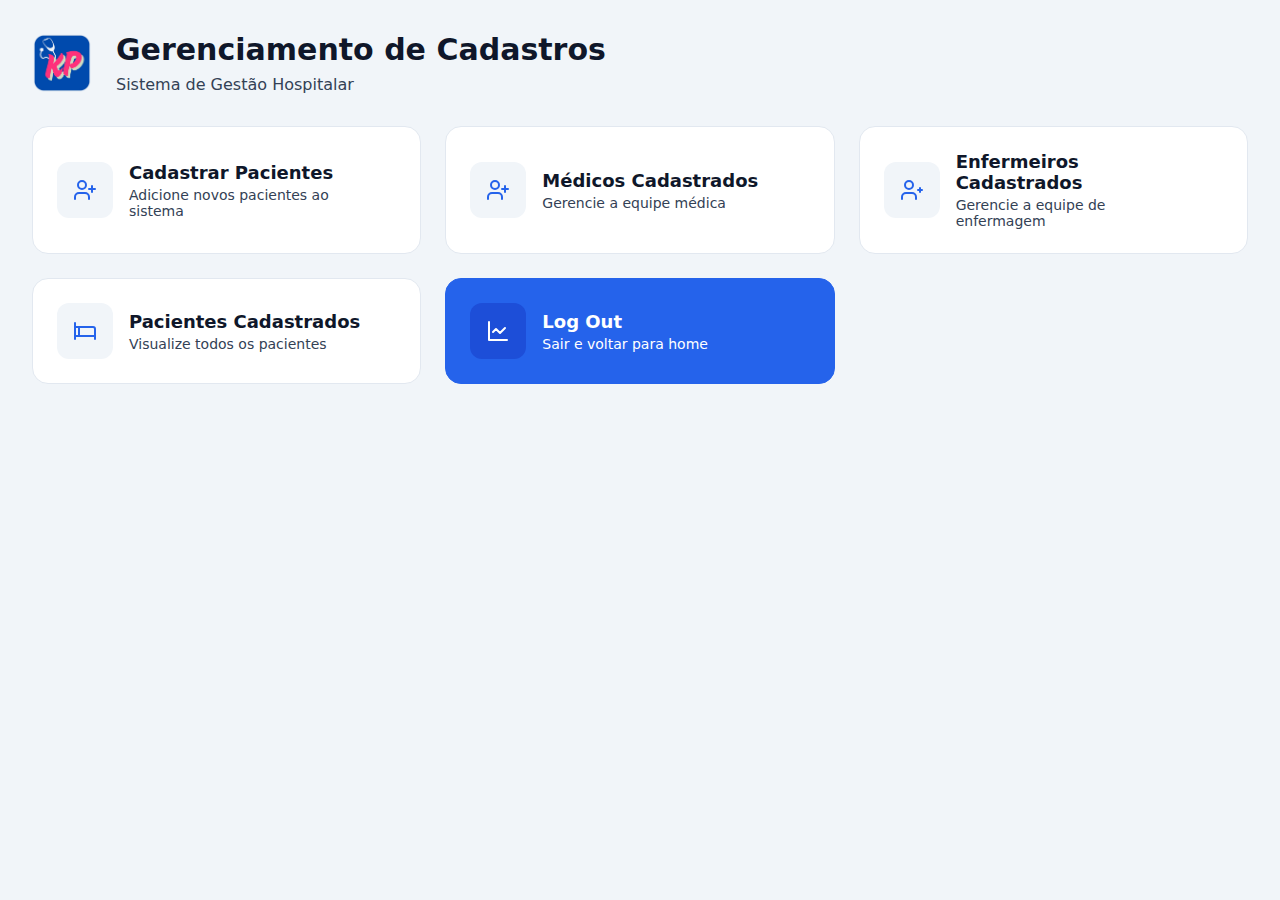
<file: index.html>
<!DOCTYPE html>
<html lang="pt-BR">
<head>
    <meta charset="UTF-8">
    <meta name="viewport" content="width=device-width, initial-scale=1.0">
    <title>Sistema Hospitalar</title>
    <link rel="stylesheet" href="index.css">
</head>
<body>
    <div class="container">
        <header class="header">
            <div class="logo-section">
                <img src="KPLOGO.png" alt="KP Logo" class="logo">
                <div class="title-section">
                    <h1>Gerenciamento de Cadastros</h1>
                    <p>Sistema de Gestão Hospitalar</p>
                </div>
            </div>
        </header>

        <main class="main-content">
            <div class="card-grid">
                <a href="cadastra_paciente.html" class="card">
                    <div class="card-icon">
                        <svg xmlns="http://www.w3.org/2000/svg" width="24" height="24" viewBox="0 0 24 24" fill="none" stroke="currentColor" stroke-width="2" stroke-linecap="round" stroke-linejoin="round"><path d="M16 21v-2a4 4 0 0 0-4-4H6a4 4 0 0 0-4 4v2"/><circle cx="9" cy="7" r="4"/><line x1="19" y1="8" x2="19" y2="14"/><line x1="16" y1="11" x2="22" y2="11"/></svg>
                    </div>
                    <div class="card-content">
                        <h3>Cadastrar Pacientes</h3>
                        <p>Adicione novos pacientes ao sistema</p>
                    </div>
                    <span class="card-arrow">→</span>
                </a>

                <a href="medicos_cadastrados.html" class="card">
                    <div class="card-icon">
                        <svg xmlns="http://www.w3.org/2000/svg" width="24" height="24" viewBox="0 0 24 24" fill="none" stroke="currentColor" stroke-width="2" stroke-linecap="round" stroke-linejoin="round"><path d="M16 21v-2a4 4 0 0 0-4-4H6a4 4 0 0 0-4 4v2"/><circle cx="9" cy="7" r="4"/><path d="M19 8v6"/><path d="M22 11h-6"/></svg>
                    </div>
                    <div class="card-content">
                        <h3>Médicos Cadastrados</h3>
                        <p>Gerencie a equipe médica</p>
                    </div>
                    <span class="card-arrow">→</span>
                </a>

                <a href="enfermeiros_cadastrados.html" class="card">
                    <div class="card-icon">
                        <svg xmlns="http://www.w3.org/2000/svg" width="24" height="24" viewBox="0 0 24 24" fill="none" stroke="currentColor" stroke-width="2" stroke-linecap="round" stroke-linejoin="round"><path d="M16 21v-2a4 4 0 0 0-4-4H6a4 4 0 0 0-4 4v2"/><circle cx="9" cy="7" r="4"/><path d="M22 12h-4"/><path d="M20 10v4"/></svg>
                    </div>
                    <div class="card-content">
                        <h3>Enfermeiros Cadastrados</h3>
                        <p>Gerencie a equipe de enfermagem</p>
                    </div>
                    <span class="card-arrow">→</span>
                </a>

                <a href="pacientes_cadastrados.html" class="card">
                    <div class="card-icon">
                        <svg xmlns="http://www.w3.org/2000/svg" width="24" height="24" viewBox="0 0 24 24" fill="none" stroke="currentColor" stroke-width="2" stroke-linecap="round" stroke-linejoin="round"><path d="M2 4v16"/><path d="M2 8h18a2 2 0 0 1 2 2v10"/><path d="M2 17h20"/><path d="M6 8v9"/></svg>
                    </div>
                    <div class="card-content">
                        <h3>Pacientes Cadastrados</h3>
                        <p>Visualize todos os pacientes</p>
                    </div>
                    <span class="card-arrow">→</span>
                </a>

                <a href="home.html" class="card highlight">
                    <div class="card-icon">
                        <svg xmlns="http://www.w3.org/2000/svg" width="24" height="24" viewBox="0 0 24 24" fill="none" stroke="currentColor" stroke-width="2" stroke-linecap="round" stroke-linejoin="round"><path d="M3 3v18h18"/><path d="m19 9-5 5-4-4-3 3"/></svg>
                    </div>
                    <div class="card-content">
                        <h3>Log Out</h3>
                        <p>Sair e voltar para home</p>
                    </div>
                    <span class="card-arrow">→</span>
                </a>
            </div>
        </main>
    </div>
</body>
</html>
</file>
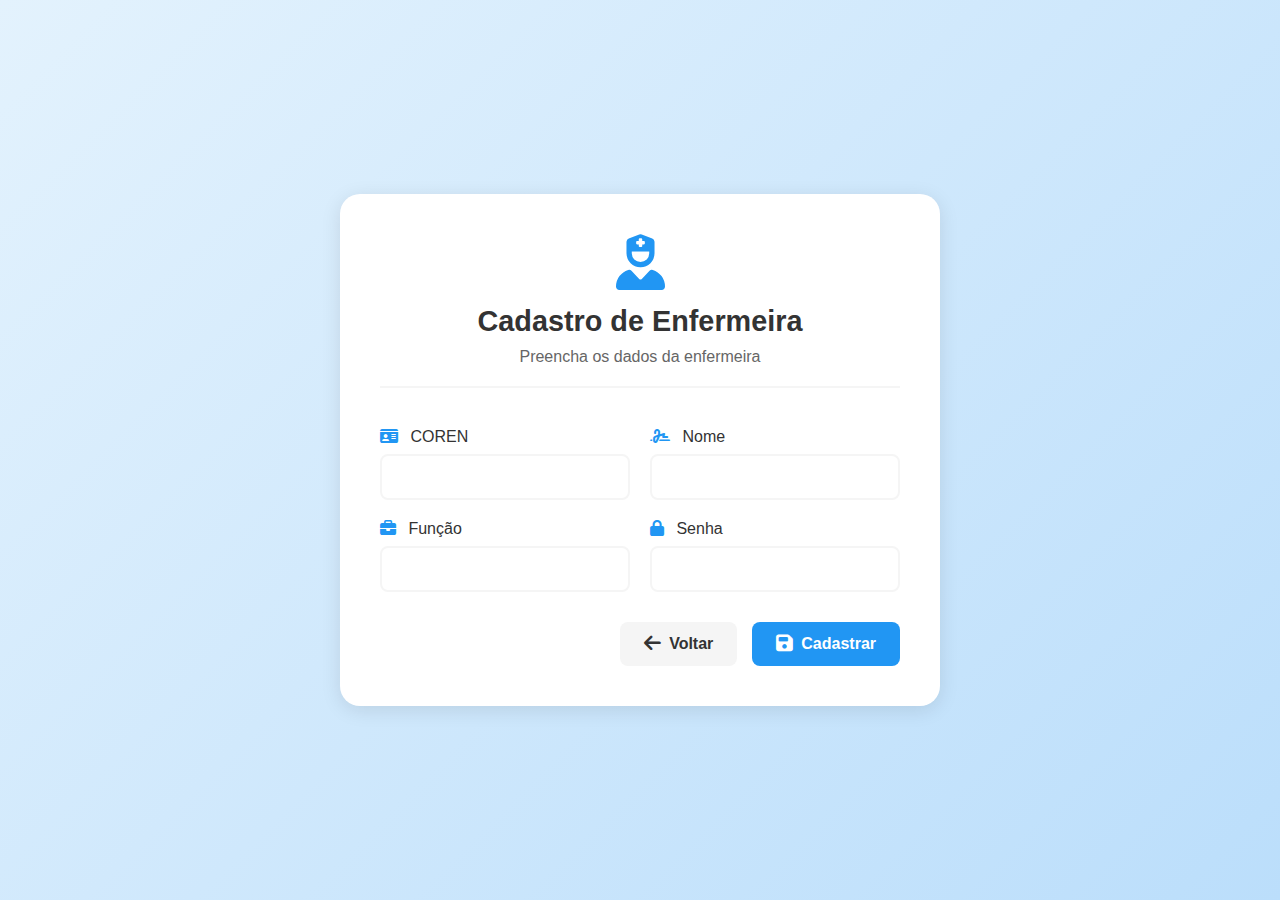
<file: cadastra_enfermeira.html>
<!DOCTYPE html>
<html lang="pt-BR">
<head>
    <meta charset="UTF-8">
    <meta name="viewport" content="width=device-width, initial-scale=1.0">
    <title>Cadastro de Enfermeira</title>
    <link rel="stylesheet" href="cadastra_enfermeira.css">
    <link rel="stylesheet" href="https://cdnjs.cloudflare.com/ajax/libs/font-awesome/6.5.1/css/all.min.css">
</head>
<body>
    <div class="form-container">
        <div class="header">
            <i class="fa-solid fa-user-nurse"></i>
            <h1>Cadastro de Enfermeira</h1>
            <p>Preencha os dados da enfermeira</p>
        </div>

        <form id="cadastroForm" action="cadastra_enfermeira.php" method="post" onsubmit="return handleSubmit(event)">
            <div class="form-grid">
                <div class="form-group">
                    <label for="coren">
                        <i class="fa-solid fa-id-card"></i>
                        COREN
                    </label>
                    <input type="number" id="coren" name="coren" required>
                </div>

                <div class="form-group">
                    <label for="nome">
                        <i class="fa-solid fa-signature"></i>
                        Nome
                    </label>
                    <input type="text" id="nome" name="nome" required>
                </div>

                <div class="form-group">
                    <label for="funcao">
                        <i class="fa-solid fa-briefcase"></i>
                        Função
                    </label>
                    <input type="text" id="funcao" name="funcao" required>
                </div>

                <div class="form-group">
                    <label for="senha">
                        <i class="fa-solid fa-lock"></i>
                        Senha
                    </label>
                    <input type="password" id="senha" name="senha" required>
                </div>
            </div>

            <div class="button-group">
                <button type="button" class="btn-secondary" onclick="window.location.href='home.html'">
                    <i class="fa-solid fa-arrow-left"></i>
                    Voltar
                </button>
                <button type="submit" class="btn-primary">
                    <i class="fa-solid fa-save"></i>
                    Cadastrar
                </button>
            </div>
        </form>
    </div>

    <script>
        function handleSubmit(event) {
            event.preventDefault();
            alert("O cadastro foi completado");
            event.target.submit();
        }
    </script>
</body>
</html>
</file>
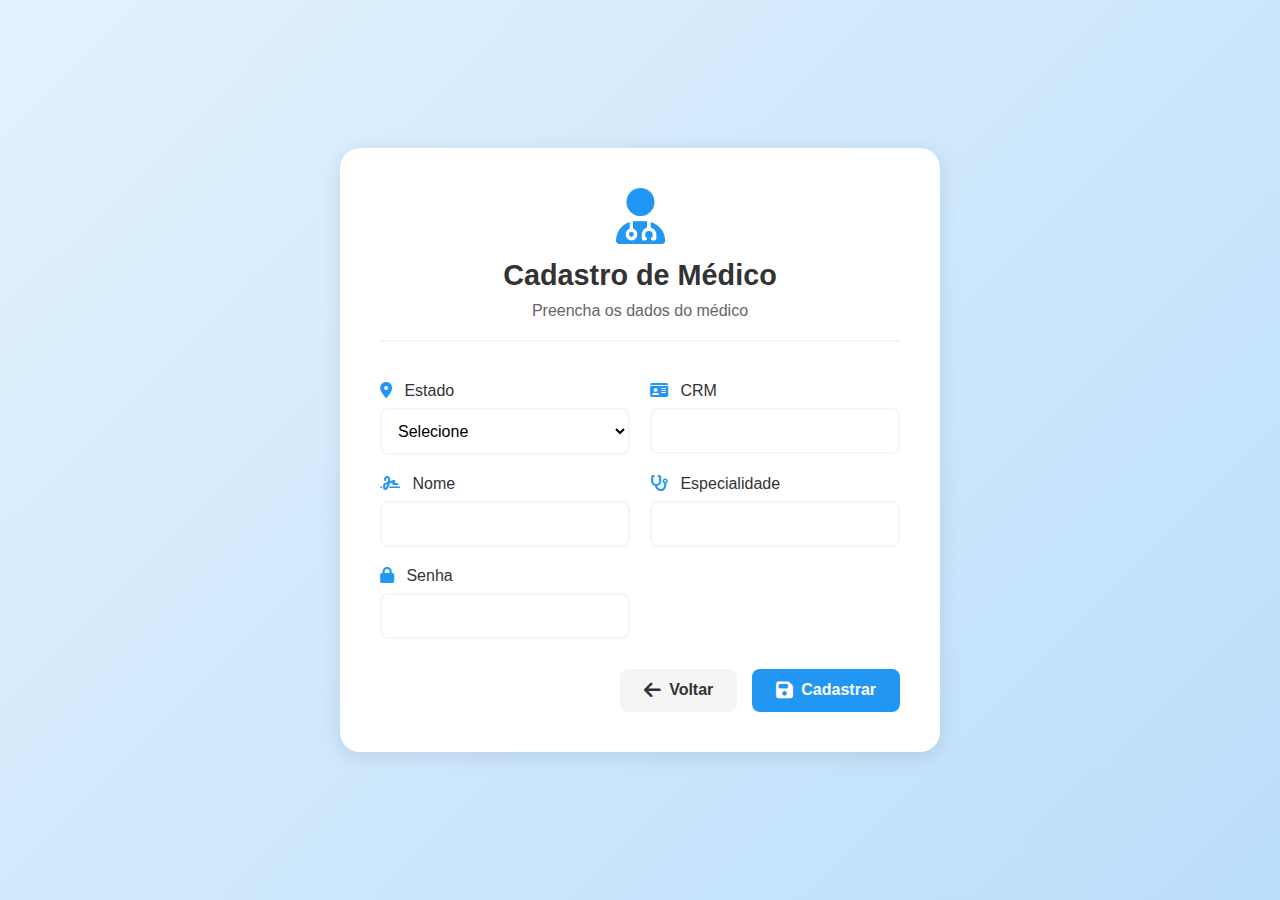
<file: cadastra_medico.html>
<!DOCTYPE html>
<html lang="pt-BR">
<head>
    <meta charset="UTF-8">
    <meta name="viewport" content="width=device-width, initial-scale=1.0">
    <title>Cadastro de Médico</title>
    <link rel="stylesheet" href="cadastra_medico.css">
    <link rel="stylesheet" href="https://cdnjs.cloudflare.com/ajax/libs/font-awesome/6.5.1/css/all.min.css">
    <script>
        function validateCRM() {
            const crm = document.getElementById('crm').value;
            if (crm.length !== 6) {
                alert('O CRM deve ter exatamente 6 dígitos.');
                return false;
            }
            return true;
        }
    </script>
</head>
<body>
    <div class="form-container">
        <div class="header">
            <i class="fa-solid fa-user-doctor"></i>
            <h1>Cadastro de Médico</h1>
            <p>Preencha os dados do médico</p>
        </div>

        <form id="cadastroForm" action="cadastra_medico.php" method="post" onsubmit="return validateCRM()">
            <div class="form-grid">
                <div class="form-group">
                    <label for="estado">
                        <i class="fa-solid fa-map-marker-alt"></i>
                        Estado
                    </label>
                    <select id="estado" name="estado" required>
                        <option value="" selected>Selecione</option>
                        <option value="ac">AC</option>
                        <option value="al">AL</option>
                        <option value="ap">AP</option>
                        <option value="am">AM</option>
                        <option value="ba">BA</option>
                        <option value="ce">CE</option>
                        <option value="df">DF</option>
                        <option value="es">ES</option>
                        <option value="go">GO</option>
                        <option value="ma">MA</option>
                        <option value="mt">MT</option>
                        <option value="ms">MS</option>
                        <option value="mg">MG</option>
                        <option value="pa">PA</option>
                        <option value="pb">PB</option>
                        <option value="pr">PR</option>
                        <option value="pe">PE</option>
                        <option value="pi">PI</option>
                        <option value="rj">RJ</option>
                        <option value="rn">RN</option>
                        <option value="rs">RS</option>
                        <option value="ro">RO</option>
                        <option value="rr">RR</option>
                        <option value="sc">SC</option>
                        <option value="se">SE</option>
                        <option value="sp">SP</option>
                        <option value="to">TO</option>
                    </select>
                </div>

                <div class="form-group">
                    <label for="crm">
                        <i class="fa-solid fa-id-card"></i>
                        CRM
                    </label>
                    <input type="number" id="crm" name="crm" required>
                </div>

                <div class="form-group">
                    <label for="nome">
                        <i class="fa-solid fa-signature"></i>
                        Nome
                    </label>
                    <input type="text" id="nome" name="nome" required>
                </div>

                <div class="form-group">
                    <label for="especialidade">
                        <i class="fa-solid fa-stethoscope"></i>
                        Especialidade
                    </label>
                    <input type="text" id="especialidade" name="especialidade" required>
                </div>

                <div class="form-group">
                    <label for="senha">
                        <i class="fa-solid fa-lock"></i>
                        Senha
                    </label>
                    <input type="password" id="senha" name="senha" required>
                </div>
            </div>

            <div class="button-group">
                <button type="button" class="btn-secondary" onclick="window.location.href='home.html'">
                    <i class="fa-solid fa-arrow-left"></i>
                    Voltar
                </button>
                <button type="submit" class="btn-primary">
                    <i class="fa-solid fa-save"></i>
                    Cadastrar
                </button>
            </div>
        </form>
    </div>
</body>
</html>
</file>
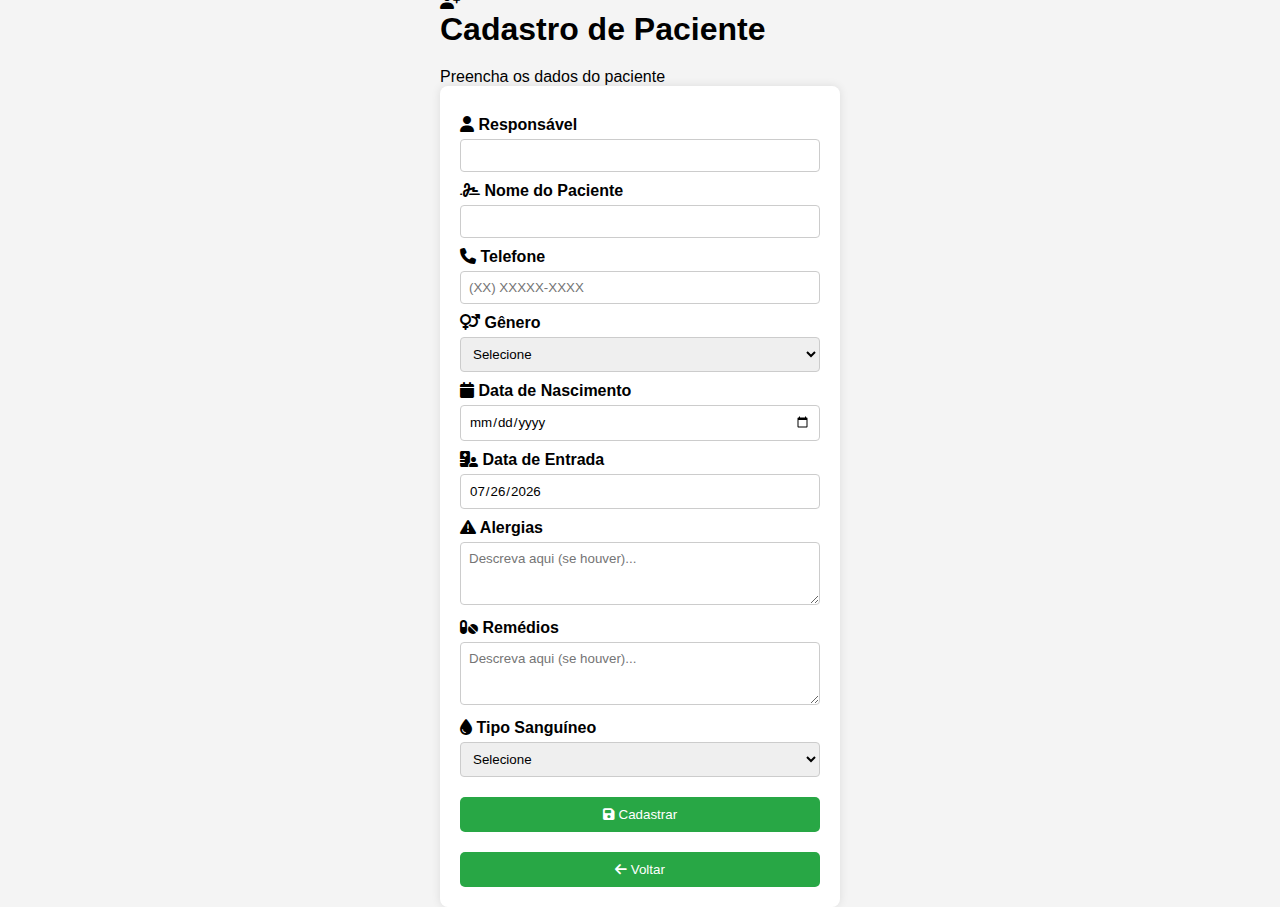
<file: cadastra_paciente.html>
<!DOCTYPE html>
<html lang="pt-BR">
<head>
    <meta charset="UTF-8">
    <meta name="viewport" content="width=device-width, initial-scale=1.0">
    <title>Cadastro de Paciente</title>
    <link rel="stylesheet" href="cadastra_paciente.css">
    <link rel="stylesheet" href="https://cdnjs.cloudflare.com/ajax/libs/font-awesome/6.5.1/css/all.min.css">
</head>
<body>
    <div class="container">
        <div class="form-header">
            <i class="fa-solid fa-user-plus"></i>
            <h1>Cadastro de Paciente</h1>
            <p>Preencha os dados do paciente</p>
        </div>

        <form id="myForm" action="cadastra_paciente.php" method="post">
            <div class="form-grid">
                <div class="form-group">
                    <label for="responsavel">
                        <i class="fa-solid fa-user"></i>
                        Responsável
                    </label>
                    <input type="text" id="responsavel" name="responsavel" required>
                </div>

                <div class="form-group">
                    <label for="nome">
                        <i class="fa-solid fa-signature"></i>
                        Nome do Paciente
                    </label>
                    <input type="text" id="nome" name="nome" required>
                </div>

                <div class="form-group">
                    <label for="telefone">
                        <i class="fa-solid fa-phone"></i>
                        Telefone
                    </label>
                    <input type="tel" id="telefone" name="telefone" placeholder="(XX) XXXXX-XXXX" required>
                </div>

                <div class="form-group">
                    <label for="genero">
                        <i class="fa-solid fa-venus-mars"></i>
                        Gênero
                    </label>
                    <select id="genero" name="genero" required>
                        <option value="" disabled selected>Selecione</option>
                        <option value="masculino">Masculino</option>
                        <option value="feminino">Feminino</option>
                        <option value="outro">Outro</option>
                    </select>
                </div>

                <div class="form-group">
                    <label for="data_nascimento">
                        <i class="fa-solid fa-calendar"></i>
                        Data de Nascimento
                    </label>
                    <input type="date" id="data_nascimento" name="data_nascimento" required>
                </div>

                <div class="form-group">
                    <label for="data_entrada">
                        <i class="fa-solid fa-hospital-user"></i>
                        Data de Entrada
                    </label>
                    <input type="date" id="data_entrada" name="data_entrada" required readonly>
                </div>

                <div class="form-group full-width">
                    <label for="alergias">
                        <i class="fa-solid fa-triangle-exclamation"></i>
                        Alergias
                    </label>
                    <textarea id="alergias" name="alergias" rows="3" placeholder="Descreva aqui (se houver)..."></textarea>
                </div>

                <div class="form-group full-width">
                    <label for="remedios">
                        <i class="fa-solid fa-pills"></i>
                        Remédios
                    </label>
                    <textarea id="remedios" name="remedios" rows="3" placeholder="Descreva aqui (se houver)..."></textarea>
                </div>

                <div class="form-group">
                    <label for="tipo_sanguineo">
                        <i class="fa-solid fa-droplet"></i>
                        Tipo Sanguíneo
                    </label>
                    <select id="tipo_sanguineo" name="tipo_sanguineo" required>
                        <option value="" disabled selected>Selecione</option>
                        <option value="a+">A+</option>
                        <option value="a-">A-</option>
                        <option value="b+">B+</option>
                        <option value="b-">B-</option>
                        <option value="ab+">AB+</option>
                        <option value="ab-">AB-</option>
                        <option value="o+">O+</option>
                        <option value="o-">O-</option>
                    </select>
                </div>
            </div>

            <input type="hidden" id="anos" name="anos">
            <input type="hidden" id="meses" name="meses">

            <div class="button-group">
                
                <button type="submit" class="btn-primary" id="submitButton">
                    <i class="fa-solid fa-save"></i>
                    Cadastrar
                </button>
                <button type="button" class="btn-secondary" onclick="window.location.href='index.html'">
                    <i class="fa-solid fa-arrow-left"></i>
                    Voltar
                </button>
            </div>
        </form>
    </div>

    <script>
        // Set the current date to the "Data de Admissão" field
        document.getElementById('data_entrada').value = new Date().toISOString().split('T')[0];
    
        // Calculate age and set it to the hidden idade fields before form submission
        document.getElementById('myForm').addEventListener('submit', function(event) {
            const dataNascimento = new Date(document.getElementById('data_nascimento').value);
            const dataAdmissao = new Date(document.getElementById('data_entrada').value);

            let idadeAnos = dataAdmissao.getFullYear() - dataNascimento.getFullYear();
            let idadeMeses = dataAdmissao.getMonth() - dataNascimento.getMonth();

            if (idadeMeses < 0 || (idadeMeses === 0 && dataAdmissao.getDate() < dataNascimento.getDate())) {
                idadeAnos--;
                idadeMeses += 12;
            }

            if (dataAdmissao.getDate() < dataNascimento.getDate()) {
                idadeMeses--;
            }

            document.getElementById('anos').value = idadeAnos;
            document.getElementById('meses').value = idadeMeses;
        });

        // Máscara para o telefone
        document.getElementById('telefone').addEventListener('input', function (e) {
            let value = e.target.value.replace(/\D/g, '');
            if (value.length > 11) value = value.slice(0, 11);
            
            if (value.length > 2) {
                value = '(' + value.slice(0, 2) + ') ' + value.slice(2);
            }
            if (value.length > 9) {
                value = value.slice(0, 10) + '-' + value.slice(10);
            }
            
            e.target.value = value;
        });
    </script>
</body>
</html>
</file>
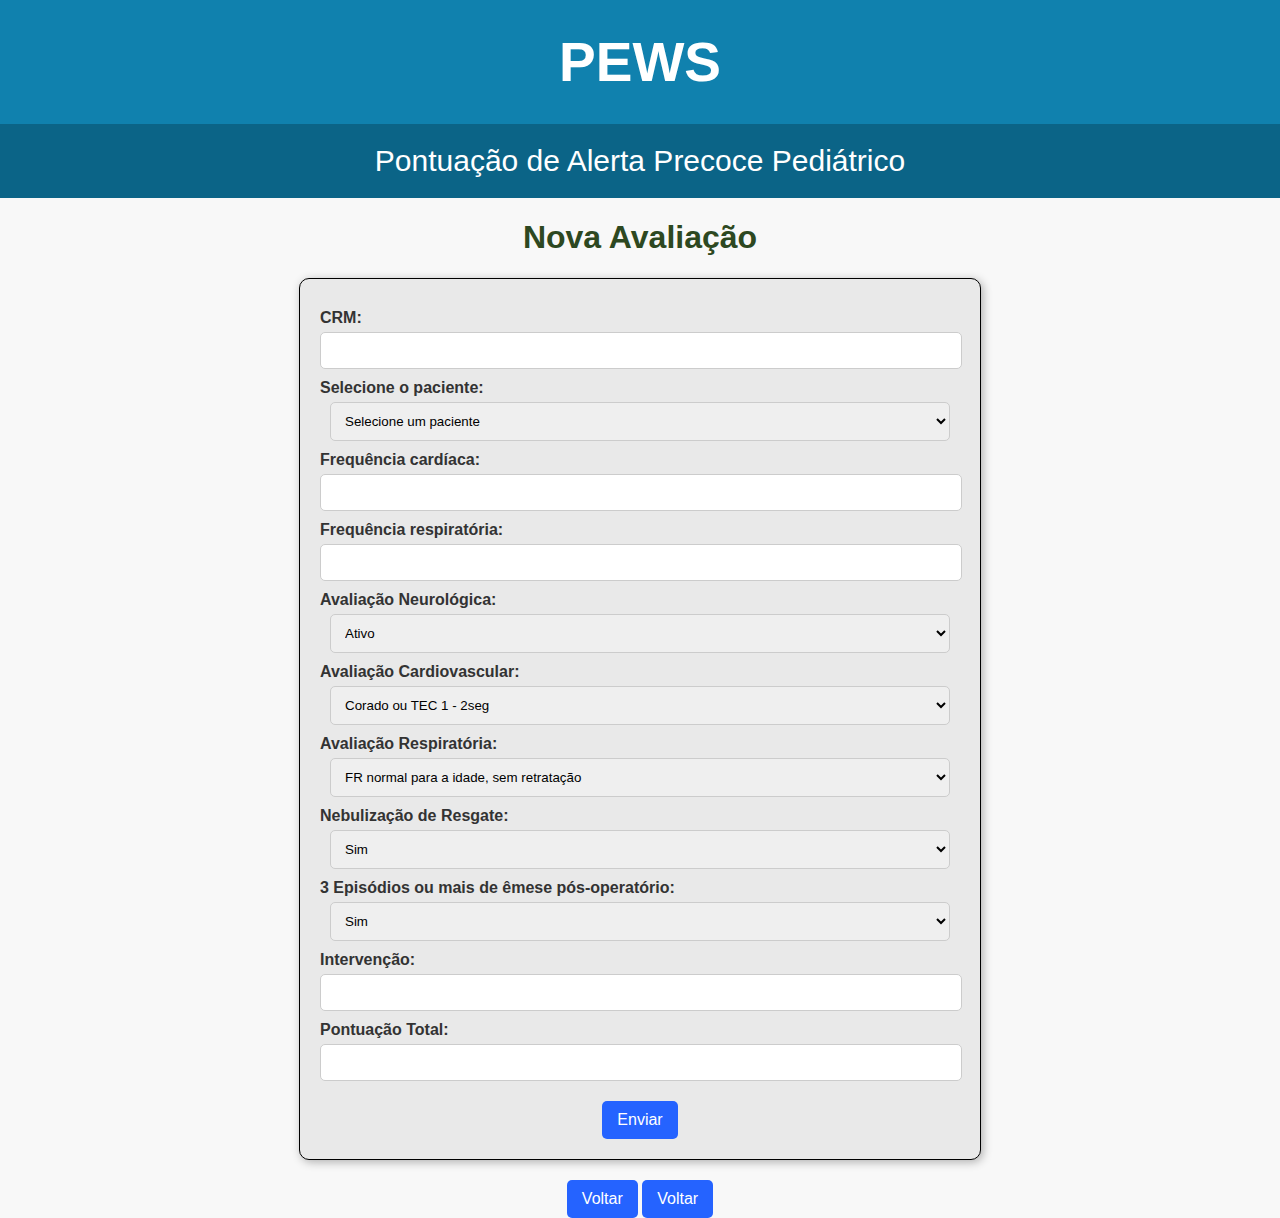
<file: cadastro_pews.html>
<!DOCTYPE html>
<html lang="en">
<head>
    <meta charset="UTF-8">
    <meta name="viewport" content="width=device-width, initial-scale=1.0">
    <title>Form Example</title>
    <link rel="stylesheet" href="cadastra_pews.css">
</head>
<body>
    <div class="header">PEWS</div>
    <div class="subheader">Pontuação de Alerta Precoce Pediátrico</div>

    <h1>Nova Avaliação</h1>
    <form action="cadastro_pews.php" method="post">
        <br><br>

        <!-- CRM field -->
        <label for="crm">CRM:</label>
        <input type="int" id="crm" name="crm" required>
        <br><br>
        
        <!-- Campo de seleção do paciente -->
<label for="id_paciente">Selecione o paciente:</label>
<select id="id_paciente" name="id_paciente" required>
    <option value="" disabled selected>Selecione um paciente</option>
    <!-- As opções serão preenchidas via JavaScript -->
</select>
<br><br>

<!-- Campos ocultos para nome e idade -->
<input type="hidden" id="nome_paciente" name="nome_paciente">
<input type="hidden" id="idade" name="idade">


<label for="f_cardiaca">Frequência cardíaca:</label>
<input type="number" id="f_cardiaca" name="f_cardiaca" required>
<br><br>

<label for="f_respiratoria">Frequência respiratória:</label>
<input type="number" id="f_respiratoria" name="f_respiratoria" required>
<br><br>

<label for="aval_neurologica">Avaliação Neurológica:</label>
<select id="aval_neurologica" name="aval_neurologica" required>
    <option value="0">Ativo</option>
    <option value="1">Sonolento/Hipoativo</option>
    <option value="2">Irritado</option>
    <option value="3">Letárgico</option>
</select>
<br><br>

<label for="aval_cardiovascular">Avaliação Cardiovascular:</label>
<select id="aval_cardiovascular" name="aval_cardiovascular" required>
    <option value="0">Corado ou TEC 1 - 2seg</option>
    <option value="1">Pálido ou TEC 3seg ou FC acima do limite superior para a idade</option>
    <option value="2">Moteado ou TEC 4seg ou FC>= 20bpm acima do limite superior para a idade</option>
    <option value="3">Acinzentado/cianótico ou TEC >= 5seg ou FC >= 30bpm acima do limite superior para a idade</option>
</select>
<br><br>

<label for="aval_respiratoria">Avaliação Respiratória:</label>
<select id="aval_respiratoria" name="aval_respiratoria" required>
    <option value="0">FR normal para a idade, sem retratação</option>
    <option value="1">FR acima do limite superior para a idade, uso de musculatura acessória ou FiO2 >=30%</option>
    <option value="2">FR>=20 rpm acima do limite superior para a idade, retratações subcostais, intercostais e de fúrcula ou FiO2 >= 40%</option>
    <option value="3">FR>=5 rpm abaixo do limite inferior para a idade, retratações subcostais, intercostais, de fúrcula, do esterno e gemência ou FiO2 >=50%</option>
</select>
<br><br>

<label for="nebulizacao_resgate">Nebulização de Resgate:</label>
<select id="nebulizacao_resgate" name="nebulizacao_resgate" required>
    <option value="2">Sim</option>
    <option value="0">Não</option>
</select>
<br><br>

<label for="emese">3 Episódios ou mais de êmese pós-operatório:</label>
<select id="emese" name="emese" required>
    <option value="2">Sim</option>
    <option value="0">Não</option>
</select>
<br><br>

<label for="intervencao">Intervenção:</label>
<input type="text" id="intervencao" name="intervencao" required>
<br><br>

<label for="pontuacao">Pontuação Total:</label>
<input type="text" id="pontuacao" name="pontuacao" readonly>
<br><br>

<button type="submit">Enviar</button>
</form>
        
            <!-- Botão de Voltar -->
            <button onclick="window.location.href='index.html'">Voltar</button>
        
            <script>
                function carregarPacientes() {
                    fetch("get_pacientes.php") 
                        .then(response => response.json())
                        .then(data => {
                            if (data.success) {
                                let select = document.getElementById("id_paciente");
                                data.pacientes.forEach(paciente => {
                                    let option = document.createElement("option");
                                    option.value = paciente.id;
                                    option.textContent = paciente.nome;
                                    select.appendChild(option);
                                });
                            } else {
                                alert("Erro ao carregar pacientes!");
                            }
                        });
                }
        
                document.getElementById("id_paciente").addEventListener("change", function() {
                    let idPaciente = this.value;
                    if (idPaciente) {
                        fetch("get_paciente.php?id=" + idPaciente)
                            .then(response => response.json())
                            .then(data => {
                                if (data.success) {
                                    document.getElementById("nome_paciente").value = data.nome;
                                    document.getElementById("idade").value = data.anos;
                                } else {
                                    alert("Paciente não encontrado!");
                                }
                            });
                    }
                });
        
                function calcularPontuacao() {
                    let total = 0;
                    let campos = ["aval_neurologica", "aval_cardiovascular", "aval_respiratoria", "nebulizacao_resgate", "emese"];
        
                    campos.forEach(id => {
                        let elemento = document.getElementById(id);
                        if (elemento) {
                            total += parseInt(elemento.value) || 0;
                        }
                    });
        
                    document.getElementById("pontuacao").value = total;
                    document.getElementById("pontuacao_texto").innerText = total;
        
                    return true;
                }
        
                document.querySelectorAll("select").forEach(select => {
                    select.addEventListener("change", calcularPontuacao);
                });
        
                window.addEventListener("load", carregarPacientes);
            </script>

  
    </form>

    <button name="VOLTAR" onclick="window.location.href='index.html'">Voltar</button>

</body>
</html>
</file>
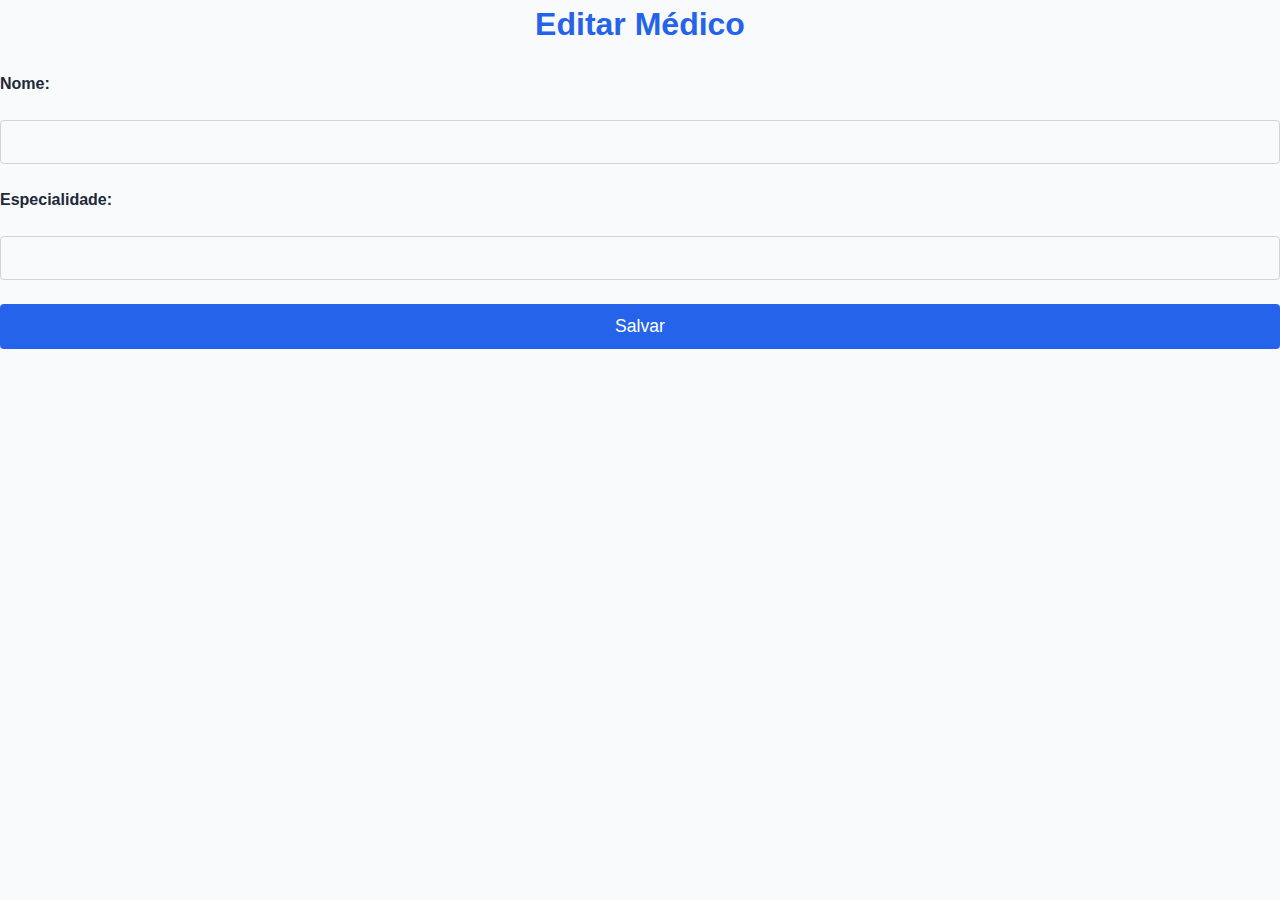
<file: editar_medico.html>
<!DOCTYPE html>
<html lang="pt-BR">
<head>
    <meta charset="UTF-8">
    <meta name="viewport" content="width=device-width, initial-scale=1.0">
    <title>Editar Médico</title>
    <link rel="stylesheet" href="editar_medico.css">
    <script defer src="editar_medico.js"></script>
</head>
<body>
    <div class="container">
        <h2>Editar Médico</h2>
        <form id="edit-form">
            <!-- CRM é um campo oculto -->
            <input type="hidden" id="crm" name="crm">

            <label for="nome">Nome:</label>
            <input type="text" id="nome" name="nome" required>

            <label for="especialidade">Especialidade:</label>
            <input type="text" id="especialidade" name="especialidade" required>

            <button type="submit">Salvar</button>
        </form>
    </div>
</body>
</html>
</file>
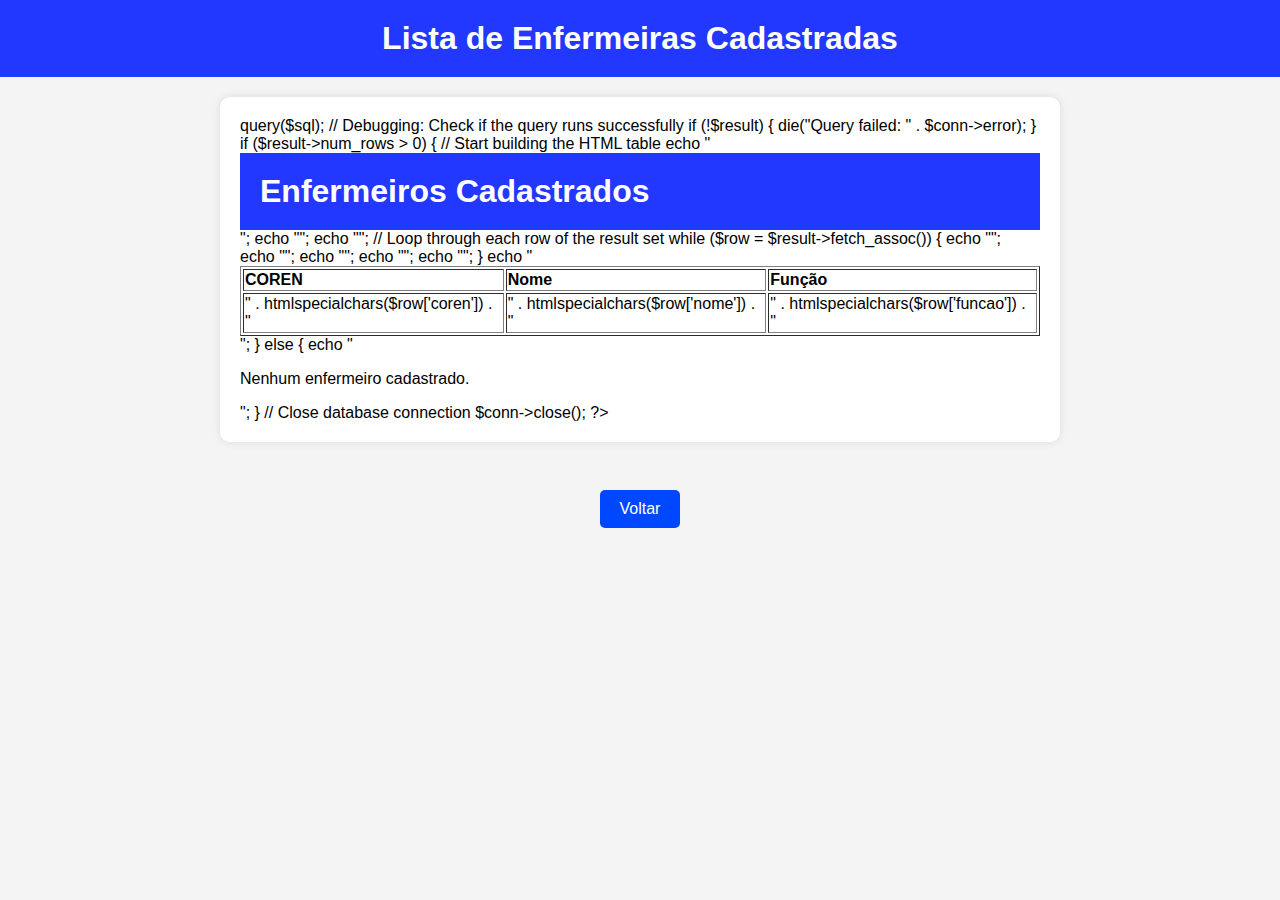
<file: enfermeiros_cadastrados.html>
<!DOCTYPE html>
<html lang="pt">
<head>
    <meta charset="UTF-8">
    <meta name="viewport" content="width=device-width, initial-scale=1.0">
    <title>Enfermeiras Cadastradas</title>
    <link rel="stylesheet" href="enfermeiros_cadastrados.css"> <!-- Link the CSS file -->
</head>
<body>
    <h1>Lista de Enfermeiras Cadastradas</h1>

    <!-- Correct the ID to match the JavaScript -->
    <div id="enfermeiros">Carregando...</div>

    <script>
        function fetchEnfermeira() {
            fetch('enfermeiros_cadastrados.php')
                .then(response => response.text())
                .then(data => document.getElementById('enfermeiros').innerHTML = data)
                .catch(error => console.error('Erro ao carregar enfermeiras:', error));
        }

        fetchEnfermeira(); // Load on page load
    </script>

    <br>
    <button onclick="window.location.href='index.html'">Voltar</button>
</body>
</html>
</file>
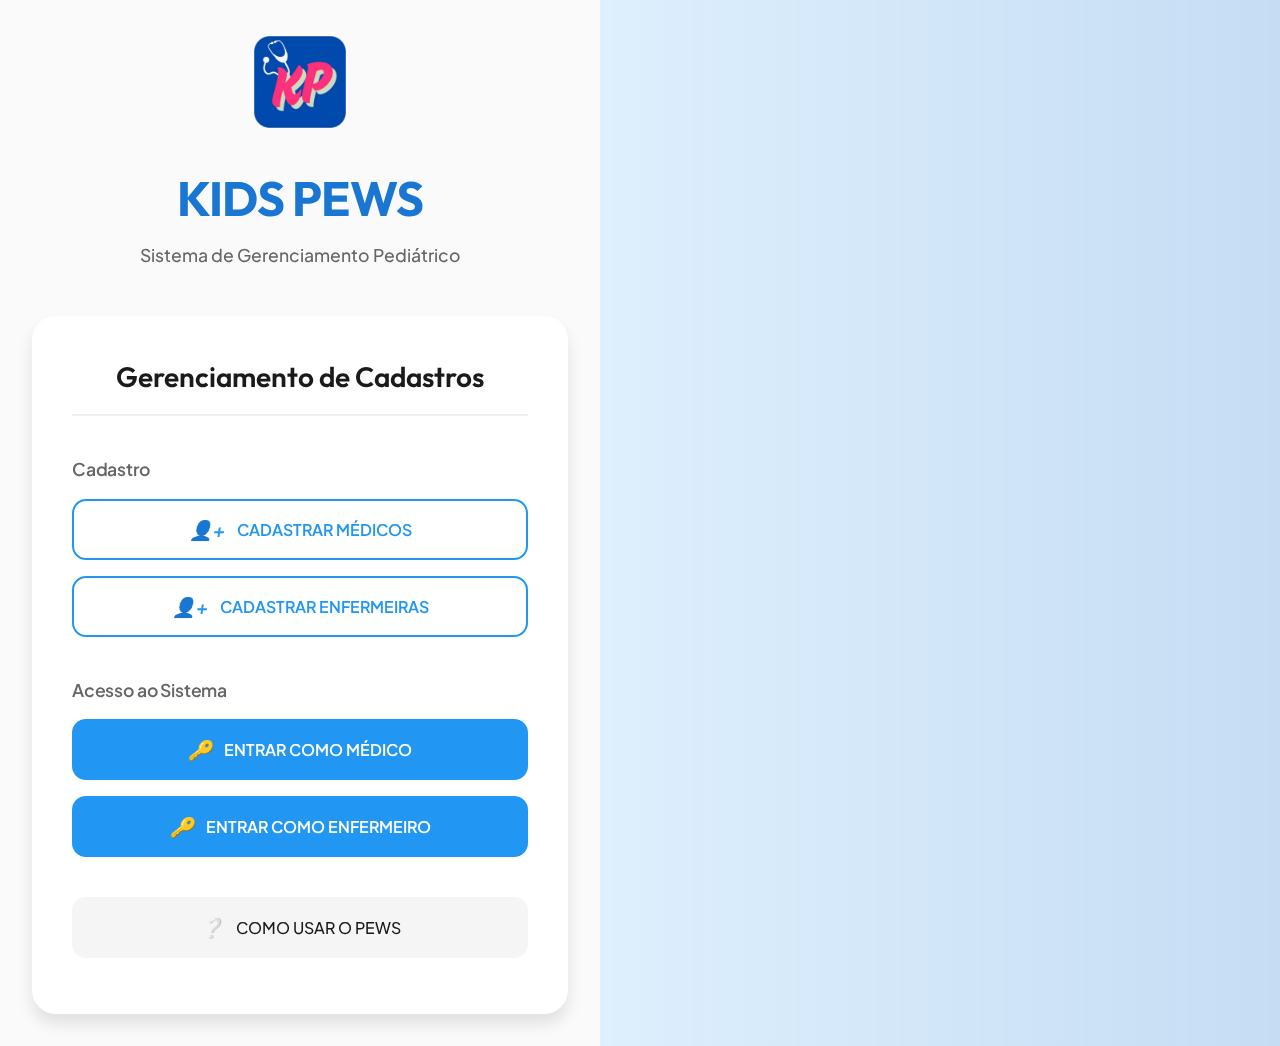
<file: home.html>
<!DOCTYPE html>
<html lang="pt-BR">
<head>
    <meta charset="UTF-8">
    <meta name="viewport" content="width=device-width, initial-scale=1.0">
    <title>KID PEWS - Sistema de Gerenciamento Pediátrico</title>
    <link rel="stylesheet" href="home.css">
    <link rel="preconnect" href="https://fonts.googleapis.com">
    <link rel="preconnect" href="https://fonts.gstatic.com" crossorigin>
    <link href="https://fonts.googleapis.com/css2?family=Outfit:wght@300;400;500;600;700&family=Plus+Jakarta+Sans:wght@400;500;600;700&display=swap" rel="stylesheet">
</head>
<body>
    <div class="split-container">
        <main class="content-side">
            <header class="header">
                <div class="logo-container">
                    <img src="KPLOGO.png" alt="KIDS PEWS Logo" class="logo">
                </div>
                <h1>KIDS PEWS</h1>
                <p class="subtitle">Sistema de Gerenciamento Pediátrico</p>
            </header>

            <section class="content-card">
                <h2>Gerenciamento de Cadastros</h2>
                
                <div class="button-group">
                    <h3>Cadastro</h3>
                    <button class="btn btn-outline" onclick="window.location.href='cadastra_medico.html'">
                        <i class="icon-user-plus"></i>
                        CADASTRAR MÉDICOS
                    </button>
                    
                    <button class="btn btn-outline" onclick="window.location.href='cadastra_enfermeira.html'">
                        <i class="icon-user-plus"></i>
                        CADASTRAR ENFERMEIRAS
                    </button>
                </div>

                <div class="button-group">
                    <h3>Acesso ao Sistema</h3>
                    <button class="btn btn-primary" onclick="window.location.href='login_medico.html'">
                        <i class="icon-login"></i>
                        ENTRAR COMO MÉDICO
                    </button>
                    
                    <button class="btn btn-primary" onclick="window.location.href='login_enfermeiro.html'">
                        <i class="icon-login"></i>
                        ENTRAR COMO ENFERMEIRO
                    </button>
                </div>

                <div class="button-group">
                    <button class="btn btn-help" onclick="window.location.href='ultilzar_pews.html'">
                        <i class="icon-help"></i>
                        COMO USAR O PEWS
                    </button>
                </div>
            </section>
        </main>
        
        <div class="image-side">
            <div class="overlay"></div>
        </div>
    </div>
</body>
</html>
</file>
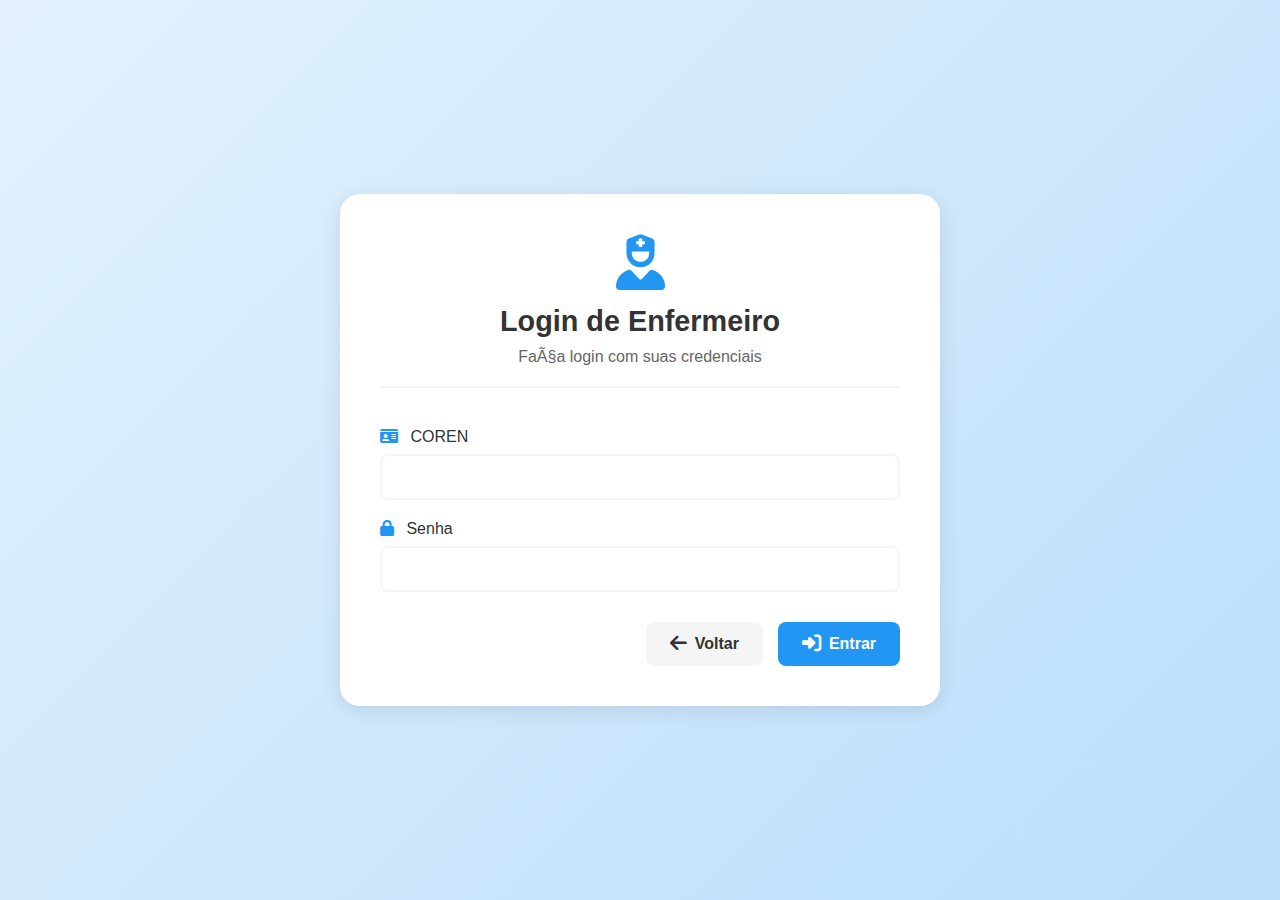
<file: login_enfermeiro.html>
<!DOCTYPE html>
<html lang="pt-BR">
  <head>
    <meta charset="UTF-8" />
    <meta name="viewport" content="width=device-width, initial-scale=1.0" />
    <title>Login de Enfermeiro</title>
    <link rel="stylesheet" href="login_enfermeiro.css" />
    <link
      rel="stylesheet"
      href="https://cdnjs.cloudflare.com/ajax/libs/font-awesome/6.5.1/css/all.min.css"
    />
  </head>
  <body>
    <div class="form-container">
      <div class="header">
        <i class="fa-solid fa-user-nurse"></i>
        <h1>Login de Enfermeiro</h1>
        <p>FaÃ§a login com suas credenciais</p>
      </div>

      <form id="cadastroForm" action="login_enfermeiro.php" method="post">
        <div class="form-grid">
          <div class="form-group">
            <label for="coren">
              <i class="fa-solid fa-id-card"></i>
              COREN
            </label>
            <input type="number" id="coren" name="coren" required />
          </div>

          <div class="form-group">
            <label for="senha">
              <i class="fa-solid fa-lock"></i>
              Senha
            </label>
            <input type="password" id="senha" name="senha" required />
          </div>
        </div>

        <div class="button-group">
          <button
            type="button"
            class="btn-secondary"
            onclick="window.location.href='home.html'"
          >
            <i class="fa-solid fa-arrow-left"></i>
            Voltar
          </button>
          <button type="submit" class="btn-primary">
            <i class="fa-solid fa-right-to-bracket"></i>
            Entrar
          </button>
        </div>
      </form>
    </div>
  </body>
</html>
</file>
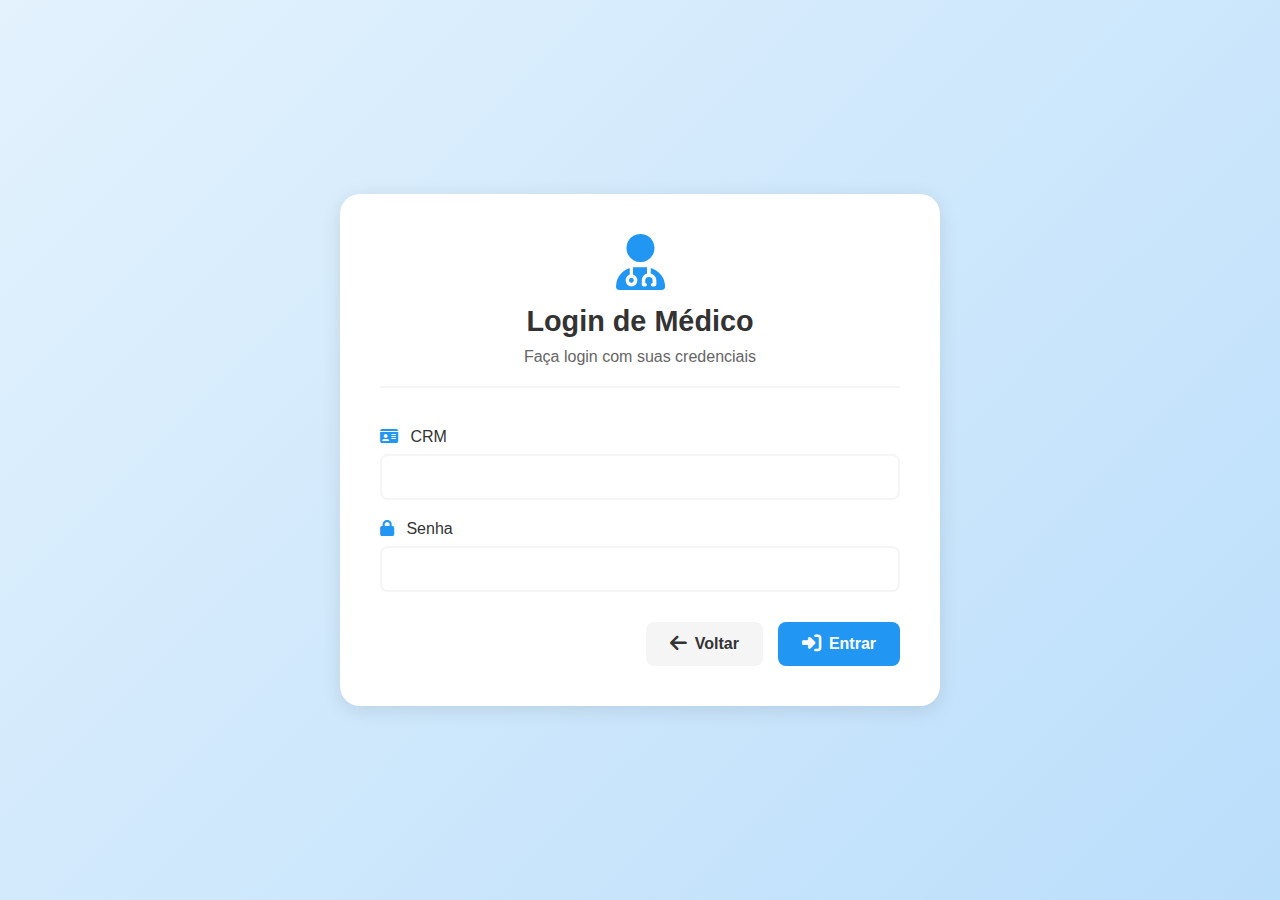
<file: login_medico.html>
<!DOCTYPE html>
<html lang="pt-BR">
  <head>
    <meta charset="UTF-8" />
    <meta name="viewport" content="width=device-width, initial-scale=1.0" />
    <title>Login de Médico</title>
    <link rel="stylesheet" href="login_medico.css" />
    <link
      rel="stylesheet"
      href="https://cdnjs.cloudflare.com/ajax/libs/font-awesome/6.5.1/css/all.min.css"
    />
  </head>
  <body>
    <div class="form-container">
      <div class="header">
        <i class="fa-solid fa-user-doctor"></i>
        <h1>Login de Médico</h1>
        <p>Faça login com suas credenciais</p>
      </div>

      <form id="cadastroForm" action="login_medico.php" method="post">
        <div class="form-grid">
          <div class="form-group">
            <label for="crm">
              <i class="fa-solid fa-id-card"></i>
              CRM
            </label>
            <input type="number" id="crm" name="crm" required />
          </div>

          <div class="form-group">
            <label for="senha">
              <i class="fa-solid fa-lock"></i>
              Senha
            </label>
            <input type="password" id="senha" name="senha" required />
          </div>
        </div>

        <div class="button-group">
          <button
            type="button"
            class="btn-secondary"
            onclick="window.location.href='home.html'"
          >
            <i class="fa-solid fa-arrow-left"></i>
            Voltar
          </button>
          <button type="submit" class="btn-primary">
            <i class="fa-solid fa-right-to-bracket"></i>
            Entrar
          </button>
        </div>
      </form>
    </div>
  </body>
</html>
</file>
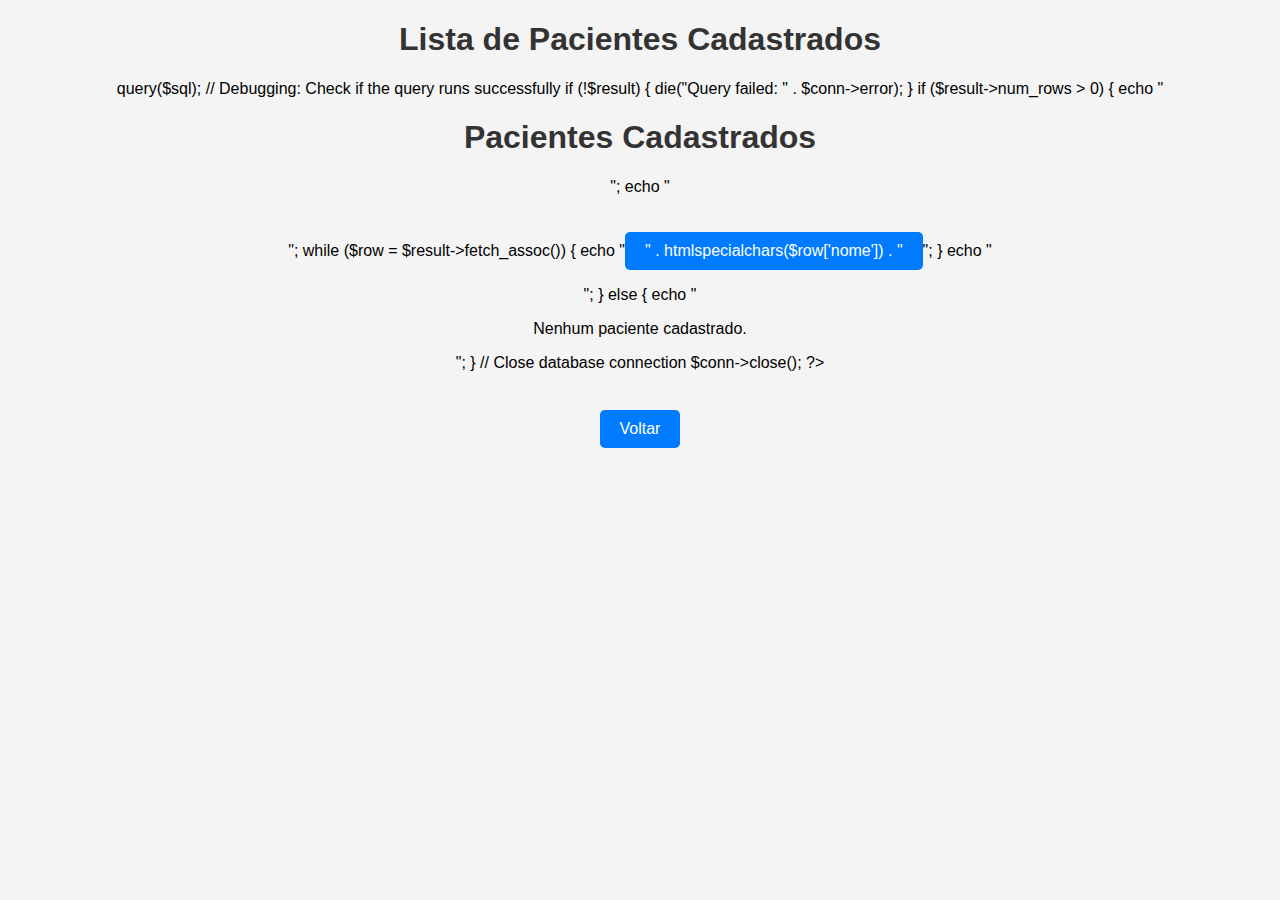
<file: pacientes_cadastrados.html>
<!DOCTYPE html>
<html lang="pt">
<head>
    <meta charset="UTF-8">
    <meta name="viewport" content="width=device-width, initial-scale=1.0">
    <title>Pacientes Cadastrados</title>
    <link rel="stylesheet" href="pacientes_cadastrados.css"> <!-- Link the CSS file -->
</head>
<body>
    <h1>Lista de Pacientes Cadastrados</h1>

    <div id="paciente">Carregando...</div>

    <script>
        function fetchPaciente() {
            fetch('pacientes_cadastrados.php')
                .then(response => response.text())
                .then(data => document.getElementById('paciente').innerHTML = data)
                .catch(error => console.error('Erro ao carregar pacientes:', error));
        }

        fetchPaciente(); // Load on page load
    </script>

    <br>
    <button onclick="window.location.href='index.html'">Voltar</button>
</body>
</html>
</file>
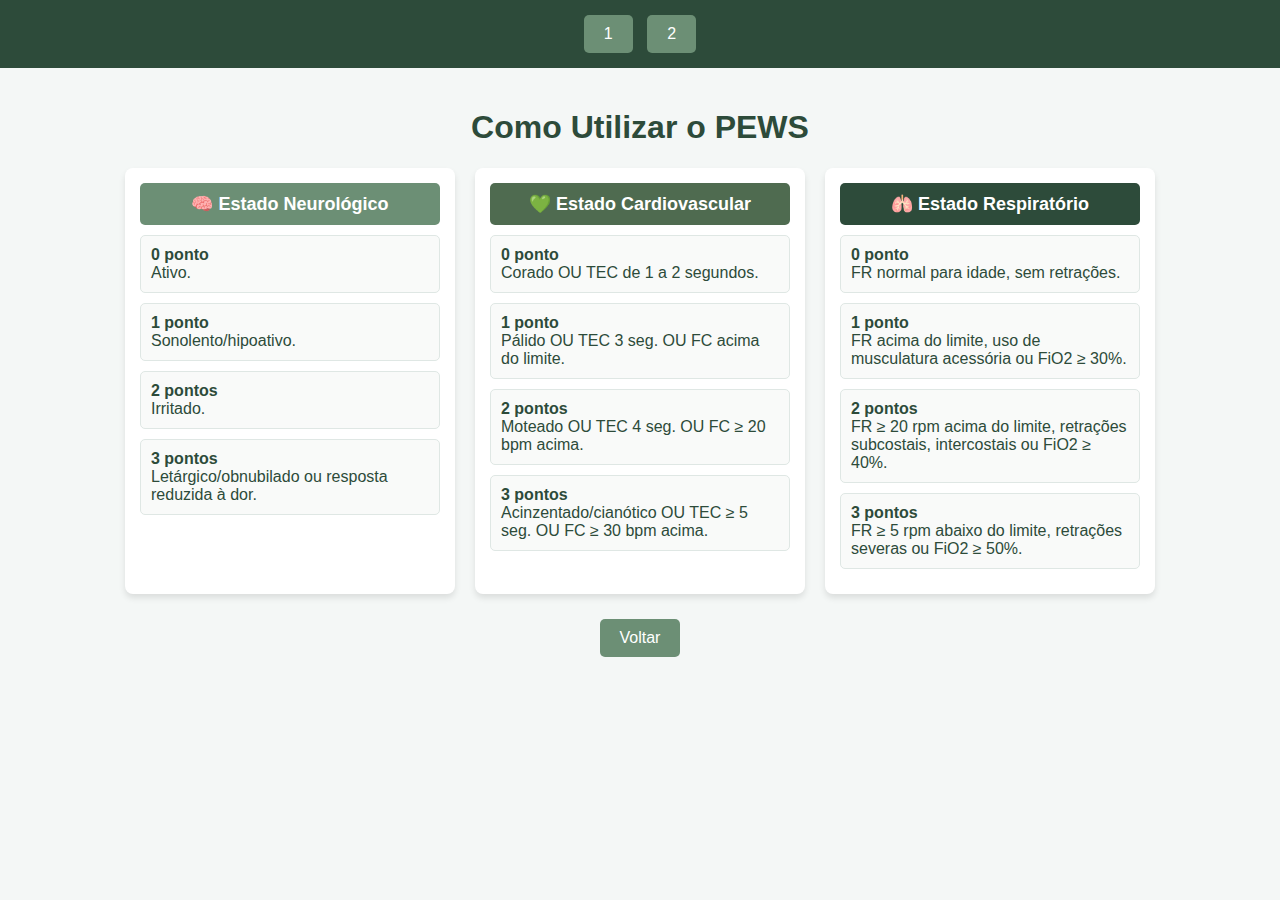
<file: ultilzar_pews.html>
<!DOCTYPE html>
<html lang="pt-BR">
<head>
    <meta charset="UTF-8">
    <meta name="viewport" content="width=device-width, initial-scale=1.0">
    <title>Como Utilizar o PEWS</title>
    <link rel="stylesheet" href="utilizar_pews.css">
</head>
<body>

    <div class="nav-bar">
        <button onclick="mostrarPagina(1)">1</button>
        <button onclick="mostrarPagina(2)">2</button>
    </div>

    <!-- Página 1 -->
    <div id="pagina1" class="pagina">
        <h1>Como Utilizar o PEWS</h1>

        <div class="tabela">
            <div class="coluna">
                <div class="titulo neurologico">🧠 Estado Neurológico</div>
                <div class="pontos"><strong>0 ponto</strong><br>Ativo.</div>
                <div class="pontos"><strong>1 ponto</strong><br>Sonolento/hipoativo.</div>
                <div class="pontos"><strong>2 pontos</strong><br>Irritado.</div>
                <div class="pontos"><strong>3 pontos</strong><br>Letárgico/obnubilado ou resposta reduzida à dor.</div>
            </div>

            <div class="coluna">
                <div class="titulo cardiovascular">💚 Estado Cardiovascular</div>
                <div class="pontos"><strong>0 ponto</strong><br>Corado OU TEC de 1 a 2 segundos.</div>
                <div class="pontos"><strong>1 ponto</strong><br>Pálido OU TEC 3 seg. OU FC acima do limite.</div>
                <div class="pontos"><strong>2 pontos</strong><br>Moteado OU TEC 4 seg. OU FC ≥ 20 bpm acima.</div>
                <div class="pontos"><strong>3 pontos</strong><br>Acinzentado/cianótico OU TEC ≥ 5 seg. OU FC ≥ 30 bpm acima.</div>
            </div>

            <div class="coluna">
                <div class="titulo respiratorio">🫁 Estado Respiratório</div>
                <div class="pontos"><strong>0 ponto</strong><br>FR normal para idade, sem retrações.</div>
                <div class="pontos"><strong>1 ponto</strong><br>FR acima do limite, uso de musculatura acessória ou FiO2 ≥ 30%.</div>
                <div class="pontos"><strong>2 pontos</strong><br>FR ≥ 20 rpm acima do limite, retrações subcostais, intercostais ou FiO2 ≥ 40%.</div>
                <div class="pontos"><strong>3 pontos</strong><br>FR ≥ 5 rpm abaixo do limite, retrações severas ou FiO2 ≥ 50%.</div>
            </div>
        </div>
    </div>

    <!-- Página 2 -->
    <div id="pagina2" class="pagina" style="display: none;">
        <h1>Como Utilizar o PEWS</h1>

        <div class="tabela">
            <div class="coluna">
                <div class="titulo nebulizadores">💨 Nebulizadores</div>
                <div class="pontos"><strong>0 ponto</strong><br>Não realizou nebulização nos últimos 15 minutos.</div>
                <div class="pontos"><strong>2 pontos</strong><br>Recebeu nebulização nos últimos 15 minutos.</div>
                <div class="descricao">
                    Considera-se nebulização a inalação de solução de Soro Fisiológico 0,9% com broncodilatadores.
                </div>
            </div>

            <div class="coluna">
                <div class="titulo vomitos">🤢 Vômitos</div>
                <div class="pontos"><strong>0 ponto</strong><br>Não apresenta vômito no pós-operatório.</div>
                <div class="pontos"><strong>2 pontos</strong><br>Apresenta 3 ou mais episódios de vômito.</div>
                <div class="descricao">
                    Considerado apenas em crianças submetidas a cirurgias.
                </div>
            </div>

            <div class="coluna">
                <div class="titulo intervencoes">📋 Intervenções</div>
                <div class="pontos"><strong>0 ponto</strong><br>Sinais vitais de 6/6 horas.</div>
                <div class="pontos"><strong>1 a 2 pontos</strong><br>Sinais vitais de 4/4 horas, avaliação do enfermeiro.</div>
                <div class="pontos"><strong>3 pontos</strong><br>Sinais vitais de 2/2 horas, comunicação médica.</div>
                <div class="pontos"><strong>4 a 6 pontos</strong><br>Sinais vitais de 1/1 hora, chamado de intercorrência.</div>
                <div class="pontos"><strong>≥ 7 pontos</strong><br>Monitorização contínua, avaliação médica imediata.</div>
            </div>
        </div>
    </div>

    <button type="button" class="btn-secondary" onclick="window.location.href='home.html'">
        <i class="fa-solid fa-arrow-left"></i>
        Voltar
    </button>

    <script>
        function mostrarPagina(numero) {
            document.getElementById('pagina1').style.display = numero === 1 ? 'block' : 'none';
            document.getElementById('pagina2').style.display = numero === 2 ? 'block' : 'none';
        }
    </script>

</body>
</html>
</file>
<file: index.css>
:root {
    --primary: #2563eb;
    --primary-light: #3b82f6;
    --primary-dark: #1d4ed8;
    --gray-50: #f8fafc;
    --gray-100: #f1f5f9;
    --gray-200: #e2e8f0;
    --gray-300: #cbd5e1;
    --gray-700: #334155;
    --gray-800: #1e293b;
    --gray-900: #0f172a;
    --white: #ffffff;
    --shadow-sm: 0 1px 2px 0 rgb(0 0 0 / 0.05);
    --shadow: 0 4px 6px -1px rgb(0 0 0 / 0.1);
    --shadow-lg: 0 10px 15px -3px rgb(0 0 0 / 0.1);
}

* {
    margin: 0;
    padding: 0;
    box-sizing: border-box;
}

body {
    font-family: system-ui, -apple-system, BlinkMacSystemFont, 'Segoe UI', Roboto, Oxygen, Ubuntu, Cantarell, sans-serif;
    background-color: var(--gray-100);
    color: var(--gray-800);
    min-height: 100vh;
}

.container {
    max-width: 1280px;
    margin: 0 auto;
    padding: 2rem;
}

.header {
    margin-bottom: 2rem;
}

.logo-section {
    display: flex;
    align-items: center;
    gap: 1.5rem;
}

.logo {
    width: 60px;
    height: auto;
}

.title-section h1 {
    font-size: 1.875rem;
    font-weight: 600;
    color: var(--gray-900);
    margin-bottom: 0.5rem;
}

.title-section p {
    color: var(--gray-700);
}

.card-grid {
    display: grid;
    grid-template-columns: repeat(auto-fit, minmax(300px, 1fr));
    gap: 1.5rem;
}

.card {
    background-color: var(--white);
    border-radius: 1rem;
    padding: 1.5rem;
    display: flex;
    align-items: center;
    gap: 1rem;
    text-decoration: none;
    transition: all 0.2s ease;
    border: 1px solid var(--gray-200);
}

.card:hover {
    transform: translateY(-2px);
    box-shadow: var(--shadow-lg);
    border-color: var(--primary-light);
}

.card-icon {
    background-color: var(--gray-100);
    color: var(--primary);
    padding: 1rem;
    border-radius: 0.75rem;
    display: flex;
    align-items: center;
    justify-content: center;
}

.card-content {
    flex: 1;
}

.card-content h3 {
    font-size: 1.125rem;
    font-weight: 600;
    color: var(--gray-900);
    margin-bottom: 0.25rem;
}

.card-content p {
    font-size: 0.875rem;
    color: var(--gray-700);
}

.card-arrow {
    color: var(--primary);
    font-size: 1.25rem;
    opacity: 0;
    transition: all 0.2s ease;
}

.card:hover .card-arrow {
    opacity: 1;
    transform: translateX(4px);
}

.card.highlight {
    background-color: var(--primary);
    border-color: var(--primary);
}

.card.highlight .card-icon {
    background-color: var(--primary-dark);
    color: var(--white);
}

.card.highlight .card-content h3,
.card.highlight .card-content p,
.card.highlight .card-arrow {
    color: var(--white);
}

@media (max-width: 1024px) {
    .container {
        padding: 1.5rem;
    }
}

@media (max-width: 640px) {
    .logo-section {
        flex-direction: column;
        text-align: center;
        gap: 1rem;
    }

    .title-section h1 {
        font-size: 1.5rem;
    }

    .card {
        padding: 1rem;
    }

    .card-icon {
        padding: 0.75rem;
    }

    .card-content h3 {
        font-size: 1rem;
    }
}
</file>
<file: cadastra_enfermeira.css>
:root {
    --color-primary: #2196F3;
    --color-primary-dark: #1976D2;
    --color-primary-light: #64B5F6;
    --color-white: #ffffff;
    --color-gray: #f5f5f5;
    --color-text: #333333;
    --shadow: 0 4px 20px rgba(0, 0, 0, 0.1);
    --transition: all 0.3s ease;
  }
  
  /* Reset e estilos base */
  * {
    margin: 0;
    padding: 0;
    box-sizing: border-box;
  }
  
  body {
    font-family: 'Segoe UI', Tahoma, Geneva, Verdana, sans-serif;
    background: linear-gradient(135deg, #E3F2FD, #BBDEFB);
    min-height: 100vh;
    display: flex;
    justify-content: center;
    align-items: center;
    padding: 20px;
  }
  
  /* Container principal */
  .form-container {
    width: 100%;
    max-width: 600px;
    background: var(--color-white);
    border-radius: 20px;
    box-shadow: var(--shadow);
    padding: 40px;
  }
  
  /* Header */
  .header {
    text-align: center;
    margin-bottom: 40px;
    padding-bottom: 20px;
    border-bottom: 2px solid var(--color-gray);
  }
  
  .header i {
    font-size: 3.5rem;
    color: var(--color-primary);
    margin-bottom: 15px;
    display: inline-block;
  }
  
  .header h1 {
    color: var(--color-text);
    font-size: 1.8rem;
    margin-bottom: 10px;
  }
  
  .header p {
    color: #666;
    font-size: 1rem;
  }
  
  /* Grid do formulário */
  .form-grid {
    display: grid;
    grid-template-columns: repeat(2, 1fr);
    gap: 20px;
    margin-bottom: 30px;
  }
  
  /* Grupos de formulário */
  .form-group {
    position: relative;
  }
  
  .form-group.full-width {
    grid-column: 1 / -1;
  }
  
  label {
    display: block;
    margin-bottom: 8px;
    color: var(--color-text);
    font-weight: 500;
  }
  
  label i {
    margin-right: 8px;
    color: var(--color-primary);
  }
  
  input, select, textarea {
    width: 100%;
    padding: 12px;
    border: 2px solid var(--color-gray);
    border-radius: 8px;
    font-size: 1rem;
    transition: var(--transition);
    background-color: var(--color-white);
  }
  
  input:focus, select:focus, textarea:focus {
    outline: none;
    border-color: var(--color-primary);
    box-shadow: 0 0 0 3px rgba(33, 150, 244, 0.1);
  }
  
  /* Botões */
  .button-group {
    display: flex;
    gap: 15px;
    justify-content: flex-end;
  }
  
  button {
    padding: 12px 24px;
    border: none;
    border-radius: 8px;
    font-size: 1rem;
    font-weight: 600;
    cursor: pointer;
    display: flex;
    align-items: center;
    gap: 8px;
    transition: var(--transition);
  }
  
  button i {
    font-size: 1.2rem;
  }
  
  .btn-primary {
    background-color: var(--color-primary);
    color: var(--color-white);
  }
  
  .btn-primary:hover {
    background-color: var(--color-primary-dark);
    transform: translateY(-2px);
  }
  
  .btn-secondary {
    background-color: var(--color-gray);
    color: var(--color-text);
  }
  
  .btn-secondary:hover {
    background-color: var(--color-gray-300);
    transform: translateY(-2px);
  }
  
  /* Responsividade */
  @media (max-width: 480px) {
    .form-container {
        padding: 20px;
    }
  
    .form-grid {
        grid-template-columns: 1fr;
    }
  
    .button-group {
        flex-direction: column-reverse;
    }
  
    button {
        width: 100%;
        justify-content: center;
    }
  }
</file>
<file: cadastra_medico.css>
:root {
    --color-primary: #2196F3;
    --color-primary-dark: #1976D2;
    --color-primary-light: #64B5F6;
    --color-white: #ffffff;
    --color-gray: #f5f5f5;
    --color-text: #333333;
    --shadow: 0 4px 20px rgba(0, 0, 0, 0.1);
    --transition: all 0.3s ease;
}

/* Reset e estilos base */
* {
    margin: 0;
    padding: 0;
    box-sizing: border-box;
}

body {
    font-family: 'Segoe UI', Tahoma, Geneva, Verdana, sans-serif;
    background: linear-gradient(135deg, #E3F2FD, #BBDEFB);
    min-height: 100vh;
    display: flex;
    justify-content: center;
    align-items: center;
    padding: 20px;
}

/* Container principal */
.form-container {
    width: 100%;
    max-width: 600px;
    background: var(--color-white);
    border-radius: 20px;
    box-shadow: var(--shadow);
    padding: 40px;
}

/* Header */
.header {
    text-align: center;
    margin-bottom: 40px;
    padding-bottom: 20px;
    border-bottom: 2px solid var(--color-gray);
}

.header i {
    font-size: 3.5rem;
    color: var(--color-primary);
    margin-bottom: 15px;
    display: inline-block;
}

.header h1 {
    color: var(--color-text);
    font-size: 1.8rem;
    margin-bottom: 10px;
}

.header p {
    color: #666;
    font-size: 1rem;
}

/* Grid do formulário */
.form-grid {
    display: grid;
    grid-template-columns: repeat(2, 1fr);
    gap: 20px;
    margin-bottom: 30px;
}

/* Grupos de formulário */
.form-group {
    position: relative;
}

.form-group.full-width {
    grid-column: 1 / -1;
}

label {
    display: block;
    margin-bottom: 8px;
    color: var(--color-text);
    font-weight: 500;
}

label i {
    margin-right: 8px;
    color: var(--color-primary);
}

input, select, textarea {
    width: 100%;
    padding: 12px;
    border: 2px solid var(--color-gray);
    border-radius: 8px;
    font-size: 1rem;
    transition: var(--transition);
    background-color: var(--color-white);
}

input:focus, select:focus, textarea:focus {
    outline: none;
    border-color: var(--color-primary);
    box-shadow: 0 0 0 3px rgba(33, 150, 244, 0.1);
}

/* Botões */
.button-group {
    display: flex;
    gap: 15px;
    justify-content: flex-end;
}

button {
    padding: 12px 24px;
    border: none;
    border-radius: 8px;
    font-size: 1rem;
    font-weight: 600;
    cursor: pointer;
    display: flex;
    align-items: center;
    gap: 8px;
    transition: var(--transition);
}

button i {
    font-size: 1.2rem;
}

.btn-primary {
    background-color: var(--color-primary);
    color: var(--color-white);
}

.btn-primary:hover {
    background-color: var(--color-primary-dark);
    transform: translateY(-2px);
}

.btn-secondary {
    background-color: var(--color-gray);
    color: var(--color-text);
}

.btn-secondary:hover {
    background-color: var(--color-gray-300);
    transform: translateY(-2px);
}

/* Responsividade */
@media (max-width: 480px) {
    .form-container {
        padding: 20px;
    }

    .form-grid {
        grid-template-columns: 1fr;
    }

    .button-group {
        flex-direction: column-reverse;
    }

    button {
        width: 100%;
        justify-content: center;
    }
}
</file>
<file: cadastra_pews.css>
body {
    font-family: Arial, sans-serif;
    background-color: #f8f8f8;
    text-align: center;
    margin: 0;
    padding: 0;
  }
  
  .header {
    background-color: #1081ae;
    color: white;
    padding: 30px;
    text-align: center;
    font-size: 55px;
    font-weight: bold;
    width: 100%;
    box-sizing: border-box;
  }
  
  .subheader {
    background-color: #0b6487;
    color: white;
    padding: 20px;
    text-align: center;
    font-size: 30px;
    width: 100%;
    box-sizing: border-box;
  }
  
  h1 {
    color: #2d4821;
  }
  
  form {
    background-color: #e9e9e9;
    width: 50%;
    margin: auto;
    padding: 20px;
    border-radius: 10px;
    box-shadow: 2px 2px 10px rgba(0, 0, 0, 0.3);
    border: solid 1px black;
  }
  
  label {
    font-weight: bold;
    color: #333;
    display: block;
    margin-top: 10px;
    text-align: left;
  }
  
  input,
  select {
    width: calc(100% - 20px);
    padding: 10px;
    margin-top: 5px;
    border: 1px solid #ccc;
    border-radius: 5px;
  }
  
  button {
    background-color: #2563ff;
    color: white;
    border: none;
    padding: 10px 15px;
    margin-top: 20px;
    border-radius: 5px;
    cursor: pointer;
    font-size: 16px;
  }
  
  .full-width {
    width: 100%;
    height: 38px;
  }
  
  button:hover {
    background-color: #2563eb;
  }
  
  br {
    display: none;
  }
</file>
<file: enfermeiros_cadastrados.css>
body {
    font-family: Arial, sans-serif;
    background-color: #f4f4f4;
    margin: 0;
    padding: 0;
    text-align: center;
}

h1 {
    background-color: #2238fe;
    color: white;
    padding: 20px;
    margin: 0;
}

#enfermeiros {
    background: white;
    width: 80%;
    max-width: 800px;
    margin: 20px auto;
    padding: 20px;
    border-radius: 10px;
    box-shadow: 0px 0px 10px rgba(0, 0, 0, 0.1);
    text-align: left;
}

button {
    background-color: #0048ff;
    color: white;
    border: none;
    padding: 10px 20px;
    font-size: 16px;
    cursor: pointer;
    border-radius: 5px;
    margin-top: 10px;
}

button:hover {
    background-color: #002da0;
}
</file>
<file: home.css>
/* Variables */
:root {
    --color-primary: #2196F3;
    --color-primary-dark: #1976D2;
    --color-primary-light: #64B5F6;
    --color-white: #ffffff;
    --color-gray-50: #fafafa;
    --color-gray-100: #f5f5f5;
    --color-gray-200: #eeeeee;
    --color-gray-300: #e0e0e0;
    --color-text: #1a1a1a;
    --color-text-light: #666666;
    --shadow-sm: 0 2px 4px rgba(0, 0, 0, 0.1);
    --shadow-md: 0 4px 6px rgba(0, 0, 0, 0.1);
    --shadow-lg: 0 10px 15px rgba(0, 0, 0, 0.1);
    --transition: all 0.3s ease;
    --font-primary: 'Plus Jakarta Sans', sans-serif;
    --font-secondary: 'Outfit', sans-serif;
}

/* Reset */
* {
    margin: 0;
    padding: 0;
    box-sizing: border-box;
}

/* Base Styles */
body {
    font-family: var(--font-primary);
    min-height: 100vh;
    background: var(--color-gray-50);
    color: var(--color-text);
    line-height: 1.5;
}

/* Split Layout */
.split-container {
    display: flex;
    min-height: 100vh;
}

/* Content Side */
.content-side {
    flex: 1;
    padding: 2rem;
    display: flex;
    flex-direction: column;
    justify-content: center;
    max-width: 600px;
    margin: 0 auto;
}

/* Image Side */
.image-side {
    flex: 1;
    position: relative;
    background-image: url('https://images.unsplash.com/photo-1632053002928-1919605ee6f7?q=80&w=1778&auto=format&fit=crop&ixlib=rb-4.0.3&ixid=M3wxMjA3fDB8MHxwaG90by1wYWdlfHx8fGVufDB8fHx8fA%3D%3D');
    background-size: cover;
    background-position: center;
    min-height: 100vh;
}

.image-side .overlay {
    position: absolute;
    top: 0;
    left: 0;
    right: 0;
    bottom: 0;
    background: linear-gradient(
        to right,
        rgba(33, 150, 243, 0.15),
        rgba(25, 118, 210, 0.25)
    );
    backdrop-filter: brightness(1.1) saturate(1.2);
}

/* Header Styles */
.header {
    text-align: center;
    margin-bottom: 3rem;
}

.logo-container {
    margin-bottom: 1.5rem;
}

.logo {
    width: 100px;
    height: 100px;
    object-fit: contain;
}

.header h1 {
    font-family: var(--font-secondary);
    color: var(--color-primary-dark);
    font-size: 3rem;
    font-weight: 700;
    margin-bottom: 0.5rem;
    letter-spacing: -0.02em;
}

.subtitle {
    color: var(--color-text-light);
    font-size: 1.1rem;
    font-weight: 500;
}

/* Content Card */
.content-card {
    background: var(--color-white);
    border-radius: 24px;
    padding: 2.5rem;
    box-shadow: var(--shadow-lg);
}

.content-card h2 {
    font-family: var(--font-secondary);
    text-align: center;
    color: var(--color-text);
    font-size: 1.75rem;
    margin-bottom: 2.5rem;
    padding-bottom: 1rem;
    border-bottom: 2px solid var(--color-gray-200);
    font-weight: 600;
}

/* Button Groups */
.button-group {
    margin-bottom: 2.5rem;
}

.button-group:last-child {
    margin-bottom: 0;
}

.button-group h3 {
    color: var(--color-text-light);
    font-size: 1.1rem;
    margin-bottom: 1rem;
    font-weight: 600;
    letter-spacing: -0.01em;
}

/* Button Styles */
.btn {
    width: 100%;
    padding: 1rem 1.5rem;
    border-radius: 14px;
    border: 2px solid transparent;
    font-family: var(--font-primary);
    font-size: 1rem;
    font-weight: 600;
    cursor: pointer;
    display: flex;
    align-items: center;
    justify-content: center;
    gap: 0.75rem;
    margin-bottom: 1rem;
    transition: var(--transition);
}

.btn i {
    font-size: 1.2rem;
}

.btn-outline {
    background: var(--color-white);
    color: var(--color-primary);
    border-color: var(--color-primary);
}

.btn-outline:hover {
    background: var(--color-primary);
    color: var(--color-white);
    transform: translateY(-2px);
    box-shadow: var(--shadow-md);
}

.btn-primary {
    background: var(--color-primary);
    color: var(--color-white);
}

.btn-primary:hover {
    background: var(--color-primary-dark);
    transform: translateY(-2px);
    box-shadow: var(--shadow-md);
}

.btn-help {
    background: var(--color-gray-100);
    color: var(--color-text);
    font-weight: 500;
}

.btn-help:hover {
    background: var(--color-gray-200);
    transform: translateY(-2px);
    box-shadow: var(--shadow-md);
}

/* Icons */
.icon-user-plus::before {
    content: "👤+";
}

.icon-login::before {
    content: "🔑";
}

.icon-help::before {
    content: "❔";
}

/* Responsive Design */
@media (max-width: 1024px) {
    .split-container {
        flex-direction: column-reverse;
    }

    .image-side {
        min-height: 300px;
    }

    .content-side {
        padding: 2rem 1.5rem;
    }

    .content-card {
        padding: 2rem;
    }

    .header h1 {
        font-size: 2.5rem;
    }
}

@media (max-width: 480px) {
    .content-side {
        padding: 1.5rem 1rem;
    }

    .content-card {
        padding: 1.5rem;
    }

    .header h1 {
        font-size: 2rem;
    }

    .btn {
        padding: 0.875rem 1.25rem;
        font-size: 0.9rem;
    }

    .logo {
        width: 80px;
        height: 80px;
    }

    .image-side {
        min-height: 200px;
    }
}
</file>
<file: login_enfermeiro.css>
/* Variáveis CSS */
:root {
    --color-primary: #2196F3;
    --color-primary-dark: #1976D2;
    --color-primary-light: #64B5F6;
    --color-white: #ffffff;
    --color-gray: #f5f5f5;
    --color-text: #333333;
    --shadow: 0 4px 20px rgba(0, 0, 0, 0.1);
    --transition: all 0.3s ease;
}

/* Reset e estilos base */
* {
    margin: 0;
    padding: 0;
    box-sizing: border-box;
}

body {
    font-family: 'Segoe UI', Tahoma, Geneva, Verdana, sans-serif;
    background: linear-gradient(135deg, #E3F2FD, #BBDEFB);
    min-height: 100vh;
    display: flex;
    justify-content: center;
    align-items: center;
    padding: 20px;
}

/* Container principal */
.form-container {
    width: 100%;
    max-width: 600px;
    background: var(--color-white);
    border-radius: 20px;
    box-shadow: var(--shadow);
    padding: 40px;
}

/* Header */
.header {
    text-align: center;
    margin-bottom: 40px;
    padding-bottom: 20px;
    border-bottom: 2px solid var(--color-gray);
}

.header i {
    font-size: 3.5rem;
    color: var(--color-primary);
    margin-bottom: 15px;
    display: inline-block;
}

.header h1 {
    color: var(--color-text);
    font-size: 1.8rem;
    margin-bottom: 10px;
}

.header p {
    color: #666;
    font-size: 1rem;
}

/* Grid do formulário */
.form-grid {
    display: grid;
    grid-template-columns: 1fr;
    gap: 20px;
    margin-bottom: 30px;
}

/* Grupos de formulário */
.form-group {
    position: relative;
}

label {
    display: block;
    margin-bottom: 8px;
    color: var(--color-text);
    font-weight: 500;
}

label i {
    margin-right: 8px;
    color: var(--color-primary);
}

input, select, textarea {
    width: 100%;
    padding: 12px;
    border: 2px solid var(--color-gray);
    border-radius: 8px;
    font-size: 1rem;
    transition: var(--transition);
    background-color: var(--color-white);
}

input:focus, select:focus, textarea:focus {
    outline: none;
    border-color: var(--color-primary);
    box-shadow: 0 0 0 3px rgba(33, 150, 243, 0.1);
}

/* Botões */
.button-group {
    display: flex;
    gap: 15px;
    justify-content: flex-end;
}

button {
    padding: 12px 24px;
    border: none;
    border-radius: 8px;
    font-size: 1rem;
    font-weight: 600;
    cursor: pointer;
    display: flex;
    align-items: center;
    gap: 8px;
    transition: var(--transition);
}

button i {
    font-size: 1.2rem;
}

.btn-primary {
    background-color: var(--color-primary);
    color: var(--color-white);
}

.btn-primary:hover {
    background-color: var(--color-primary-dark);
    transform: translateY(-2px);
}
 
.btn-secondary {
    background-color: var(--color-gray);
    color: var(--color-text);
}

.btn-secondary:hover {
    background-color: var(--color-gray-300);
    transform: translateY(-2px);
}

/* Responsividade */
@media (max-width: 480px) {
    .form-container {
        padding: 20px;
    }

    .button-group {
        flex-direction: column-reverse;
    }

    button {
        width: 100%;
        justify-content: center;
    }
}
</file>
<file: login_medico.css>
/* Variáveis CSS */
:root {
  --color-primary: #2196f3;
  --color-primary-dark: #1976d2;
  --color-primary-light: #64b5f6;
  --color-white: #ffffff;
  --color-gray: #f5f5f5;
  --color-text: #333333;
  --shadow: 0 4px 20px rgba(0, 0, 0, 0.1);
  --transition: all 0.3s ease;
}

/* Reset e estilos base */
* {
  margin: 0;
  padding: 0;
  box-sizing: border-box;
}

body {
  font-family: "Segoe UI", Tahoma, Geneva, Verdana, sans-serif;
  background: linear-gradient(135deg, #e3f2fd, #bbdefb);
  min-height: 100vh;
  display: flex;
  justify-content: center;
  align-items: center;
  padding: 20px;
}

/* Container principal */
.form-container {
  width: 100%;
  max-width: 600px;
  background: var(--color-white);
  border-radius: 20px;
  box-shadow: var(--shadow);
  padding: 40px;
}

/* Header */
.header {
  text-align: center;
  margin-bottom: 40px;
  padding-bottom: 20px;
  border-bottom: 2px solid var(--color-gray);
}

.header i {
  font-size: 3.5rem;
  color: var(--color-primary);
  margin-bottom: 15px;
  display: inline-block;
}

.header h1 {
  color: var(--color-text);
  font-size: 1.8rem;
  margin-bottom: 10px;
}

.header p {
  color: #666;
  font-size: 1rem;
}

/* Grid do formulário */
.form-grid {
  display: grid;
  grid-template-columns: 1fr;
  gap: 20px;
  margin-bottom: 30px;
}

/* Grupos de formulário */
.form-group {
  position: relative;
}

label {
  display: block;
  margin-bottom: 8px;
  color: var(--color-text);
  font-weight: 500;
}

label i {
  margin-right: 8px;
  color: var(--color-primary);
}

input,
select,
textarea {
  width: 100%;
  padding: 12px;
  border: 2px solid var(--color-gray);
  border-radius: 8px;
  font-size: 1rem;
  transition: var(--transition);
  background-color: var(--color-white);
}

input:focus,
select:focus,
textarea:focus {
  outline: none;
  border-color: var(--color-primary);
  box-shadow: 0 0 0 3px rgba(33, 150, 243, 0.1);
}

/* Botões */
.button-group {
  display: flex;
  gap: 15px;
  justify-content: flex-end;
}

button {
  padding: 12px 24px;
  border: none;
  border-radius: 8px;
  font-size: 1rem;
  font-weight: 600;
  cursor: pointer;
  display: flex;
  align-items: center;
  gap: 8px;
  transition: var(--transition);
}

button i {
  font-size: 1.2rem;
}

.btn-primary {
  background-color: var(--color-primary);
  color: var(--color-white);
}

.btn-primary:hover {
  background-color: var(--color-primary-dark);
  transform: translateY(-2px);
}

.btn-secondary {
  background-color: var(--color-gray);
  color: var(--color-text);
}

.btn-secondary:hover {
  background-color: var(--color-gray-300);
  transform: translateY(-2px);
}

/* Responsividade */
@media (max-width: 480px) {
  .form-container {
    padding: 20px;
  }

  .button-group {
    flex-direction: column-reverse;
  }

  button {
    width: 100%;
    justify-content: center;
  }
}
</file>
<file: pacientes_cadastrados.css>
/* General Styles */
body {
    font-family: Arial, sans-serif;
    text-align: center; /* Centers text in the body */
    background-color: #f4f4f4;
    margin: 0;
    padding: 0;
}

/* Container */
#medicos {
    margin: 20px auto;
    background: white;
    padding: 20px;
    border-radius: 10px;
    box-shadow: 0 0 10px rgba(0, 0, 0, 0.1);
    width: 50%;
    text-align: center;
}

/* Heading */
h1 {
    color: #333;
}

/* List Styling */
ul {
    list-style-type: none;
    padding: 0;
}

li {
    background: #e6e6e6;
    margin: 10px;
    padding: 10px;
    border-radius: 5px;
    font-size: 18px;
}

/* Button Styling */
button {
    background: #007BFF;
    color: white;
    border: none;
    padding: 10px 20px;
    font-size: 16px;
    border-radius: 5px;
    cursor: pointer;
    margin-top: 20px;
}

button:hover {
    background: #0056b3;
}
</file>
<file: utilizar_pews.css>
body {
    font-family: Arial, sans-serif;
    background-color: #f4f7f6;
    color: #2d4b3a;
    margin: 0;
    padding: 0;
    text-align: center;
}

.nav-bar {
    background-color: #2d4b3a;
    padding: 10px;
}

.nav-bar button {
    background-color: #6c8f75;
    color: white;
    border: none;
    padding: 10px 20px;
    margin: 5px;
    cursor: pointer;
    border-radius: 5px;
    font-size: 16px;
}

.nav-bar button:hover {
    background-color: #56705c;
}

.pagina {
    padding: 20px;
}

.tabela {
    display: flex;
    justify-content: center;
    flex-wrap: wrap;
    gap: 20px;
    margin-top: 20px;
}

.coluna {
    background-color: #ffffff;
    padding: 15px;
    border-radius: 8px;
    box-shadow: 0 4px 6px rgba(0, 0, 0, 0.1);
    width: 300px;
    text-align: left;
}

.titulo {
    font-size: 18px;
    font-weight: bold;
    padding: 10px;
    border-radius: 5px;
    text-align: center;
}

.neurologico { background-color: #6c8f75; color: white; }
.cardiovascular { background-color: #4f6b50; color: white; }
.respiratorio { background-color: #2d4b3a; color: white; }
.nebulizadores { background-color: #527a60; color: white; }
.vomitos { background-color: #8b9f87; color: white; }
.intervencoes { background-color: #3e5c47; color: white; }

.pontos {
    margin: 10px 0;
    padding: 10px;
    border: 1px solid #dfe7e4;
    border-radius: 5px;
    background-color: #f9faf9;
}

.descricao {
    font-size: 14px;
    color: #4f6b50;
    padding: 10px;
    background-color: #eef2f0;
    border-radius: 5px;
    margin-top: 10px;
}

.btn-secondary{
    background-color: #6c8f75;
    color: white;
    border: none;
    padding: 10px 20px;
    margin: 5px;
    cursor: pointer;
    border-radius: 5px;
    font-size: 16px;
}

.btn-secondary button:hover {
    background-color: #56705c;
}
</file>
<file: cadastra_paciente.css>
/* Reset básico */
* {
    margin: 0;
    padding: 0;
    box-sizing: border-box;
    font-family: Arial, sans-serif;
}

body {
    display: flex;
    flex-direction: column;
    justify-content: center;
    align-items: center;
    height: 100vh;
    background-color: #f4f4f4;
}

form {
    background: white;
    padding: 20px;
    border-radius: 8px;
    box-shadow: 0px 0px 10px rgba(0, 0, 0, 0.1);
    width: 400px;
    text-align: center;
}

h1 {
    margin-bottom: 20px;
}

label {
    display: block;
    font-weight: bold;
    margin-top: 10px;
    text-align: left;
}

input, select, textarea {
    width: 100%;
    padding: 8px;
    margin-top: 5px;
    border: 1px solid #ccc;
    border-radius: 4px;
}

button {
    margin-top: 20px;
    background-color: #28a745;
    color: white;
    border: none;
    padding: 10px;
    border-radius: 5px;
    cursor: pointer;
    width: 100%;
}

button:hover {
    background-color: #218838;
}

/* Estilizando o botão Voltar para não ficar no meio da tela */
.voltar {
    margin-top: 15px;
    background-color: #dc3545;
    width: auto;
    padding: 10px 20px;
}

.voltar:hover {
    background-color: #c82333;
}
</file>
<file: editar_medico.css>
/* Reset and base styles */
:root {
    --primary-color: #2563eb;
    --secondary-color: #1e40af;
    --background-color: #f8fafc;
    --text-color: #1e293b;
    --danger-color: #dc2626;
    --white: #ffffff;
}

/* Global styles */
* {
    margin: 0;
    padding: 0;
    box-sizing: border-box;
}

body {
    margin: 0;
    font-family: -apple-system, BlinkMacSystemFont, 'Segoe UI', Roboto, Oxygen,
      Ubuntu, Cantarell, 'Open Sans', 'Helvetica Neue', sans-serif;
    background-color: var(--background-color);
    color: var(--text-color);
    line-height: 1.5;
}

/* Layout */
.container {
    min-height: 100vh;
    display: flex;
    flex-direction: column;
}

/* Header styles */
.header {
    background-color: var(--white);
    box-shadow: 0 1px 3px rgba(0, 0, 0, 0.1);
    padding: 1rem 0;
}

.header-content {
    max-width: 1200px;
    margin: 0 auto;
    padding: 0 1rem;
    display: flex;
    align-items: center;
    justify-content: space-between;
}

.header-title {
    display: flex;
    align-items: center;
    gap: 0.5rem;
    color: var(--primary-color);
    font-size: 1.5rem;
    font-weight: 600;
}

/* Form styles */
.form-container {
    max-width: 800px;
    margin: 2rem auto;
    padding: 2rem;
    background-color: var(--white);
    border-radius: 8px;
    box-shadow: 0 1px 3px rgba(0, 0, 0, 0.1);
}

h2 {
    text-align: center;
    color: var(--primary-color);
    font-size: 2rem;
    margin-bottom: 1.5rem;
}

form {
    display: flex;
    flex-direction: column;
    gap: 1.5rem;
}

form input[type="text"],
form input[type="password"] {
    padding: 12px;
    border: 1px solid #d1d5db;
    border-radius: 4px;
    font-size: 1rem;
    background-color: var(--background-color);
}

form input[type="text"]:focus,
form input[type="password"]:focus {
    border-color: var(--primary-color);
    outline: none;
    box-shadow: 0 0 8px rgba(91, 155, 213, 0.5);
}

label {
    font-weight: 600;
    color: var(--text-color);
}

/* Button */
button {
    background-color: var(--primary-color);
    color: var(--white);
    padding: 12px 20px;
    border: none;
    border-radius: 4px;
    cursor: pointer;
    font-size: 1.1rem;
    transition: background-color 0.3s;
}

button:hover {
    background-color: var(--secondary-color);
}

button:disabled {
    background-color: #ccc;
    cursor: not-allowed;
}

/* Helper classes */
.error-message {
    color: var(--danger-color);
    font-size: 0.875rem;
    text-align: center;
    margin-top: 10px;
}

/* Responsive design */
@media (max-width: 768px) {
    .form-container {
        padding: 1.5rem;
    }

    h2 {
        font-size: 1.5rem;
    }

    form input[type="text"],
    form input[type="password"] {
        font-size: 1rem;
    }

    button {
        font-size: 1rem;
    }
}
</file>
